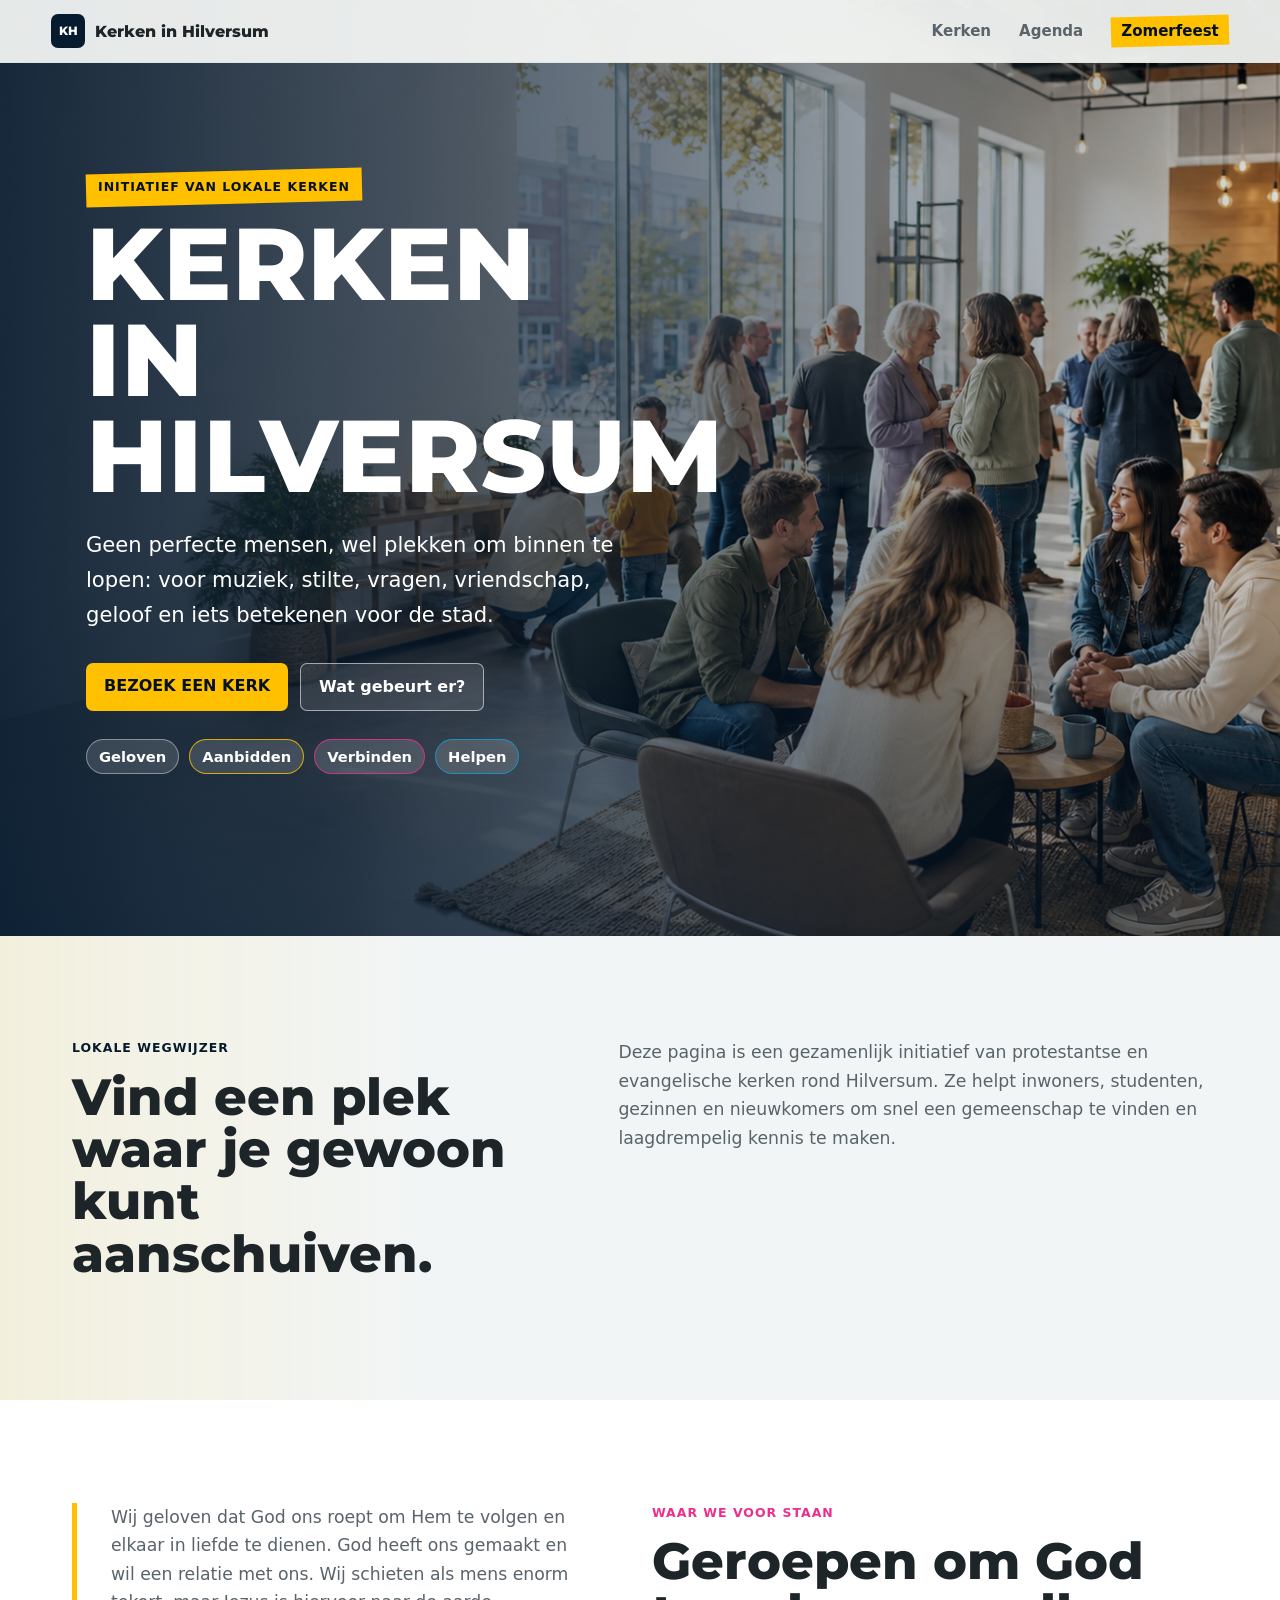
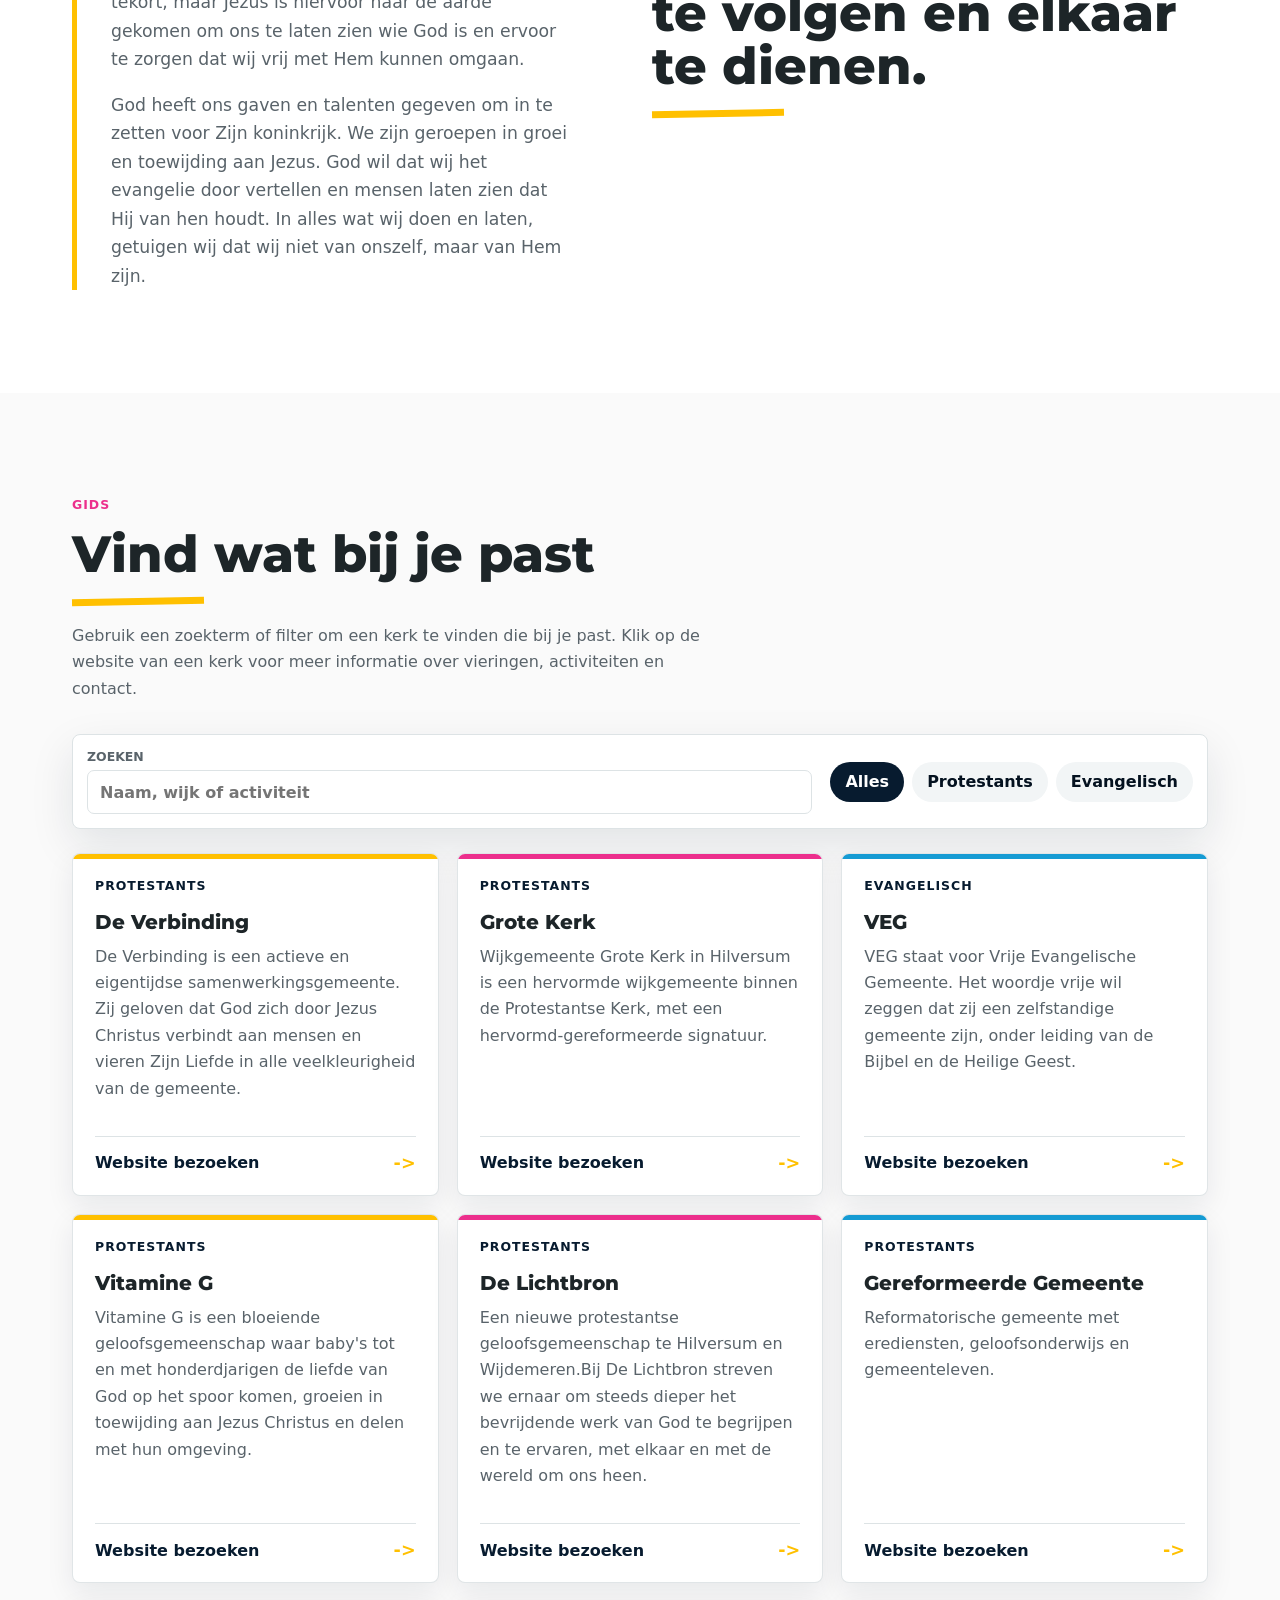
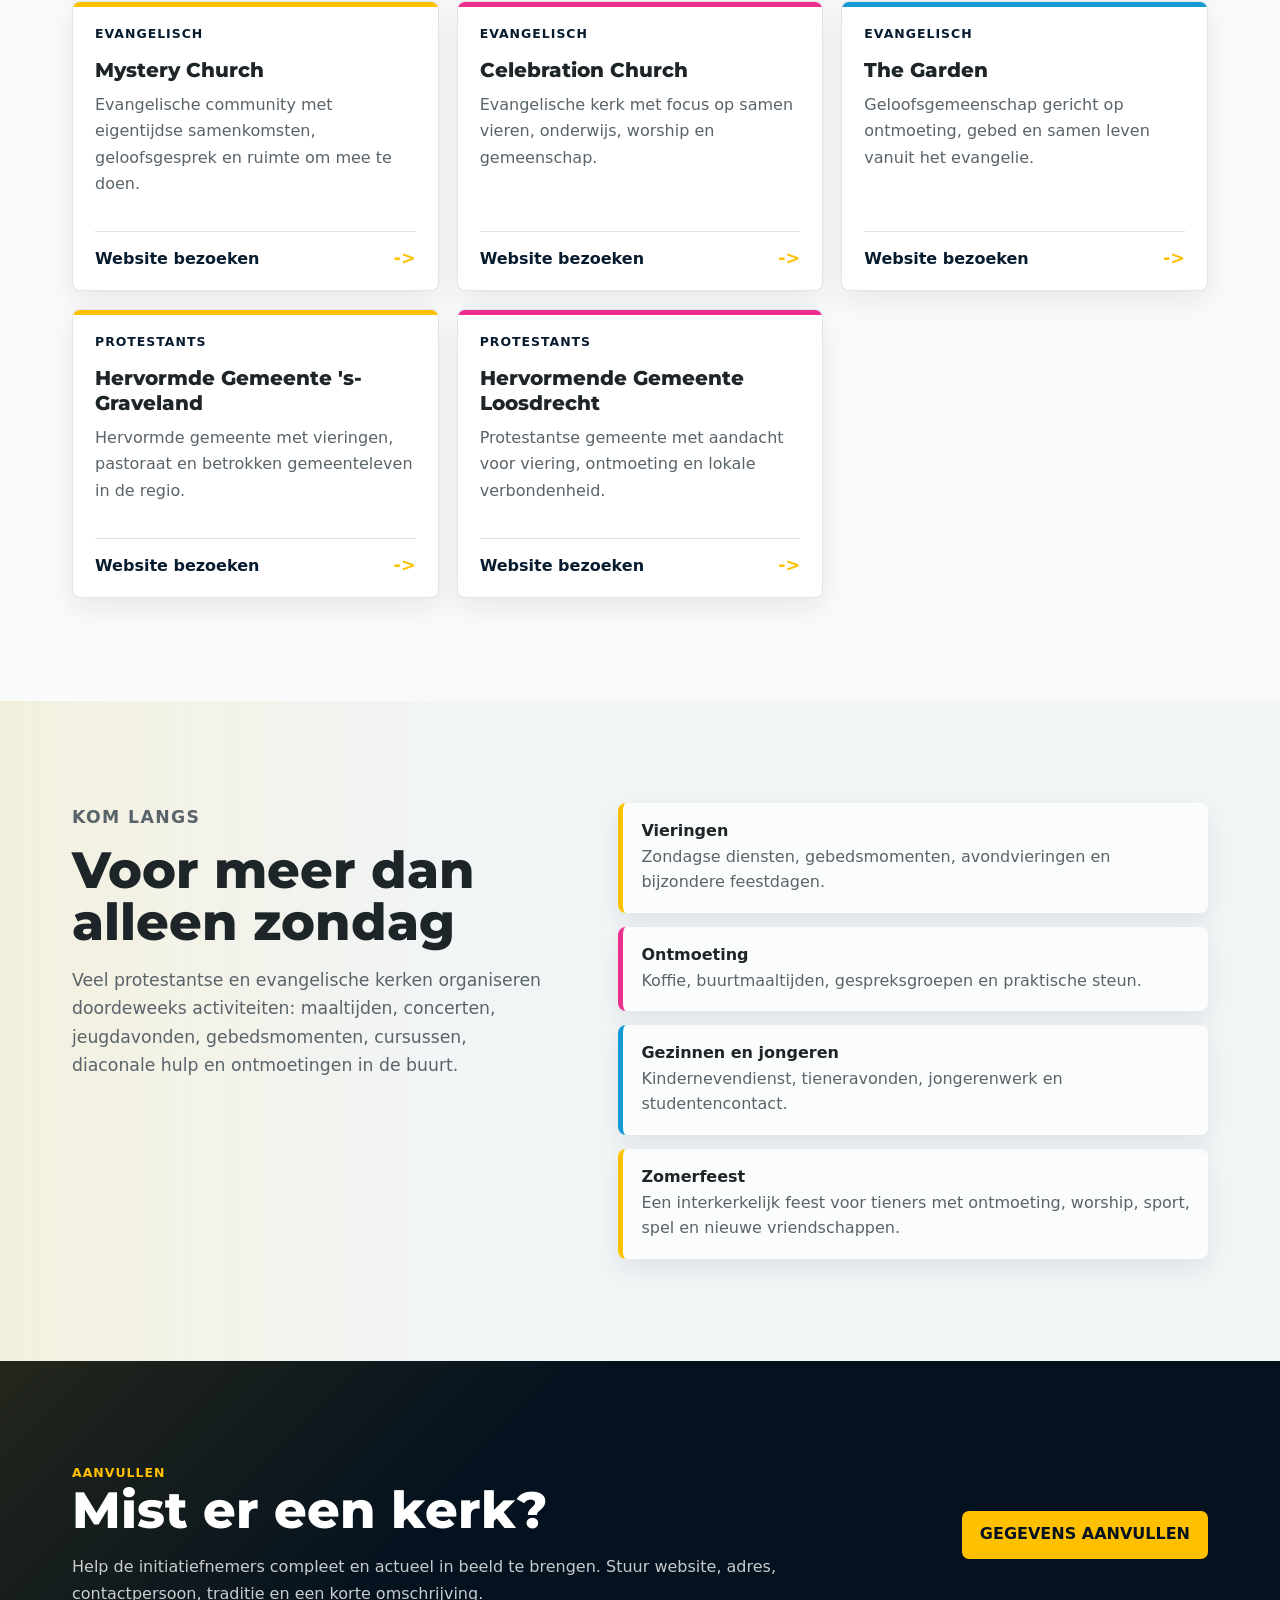
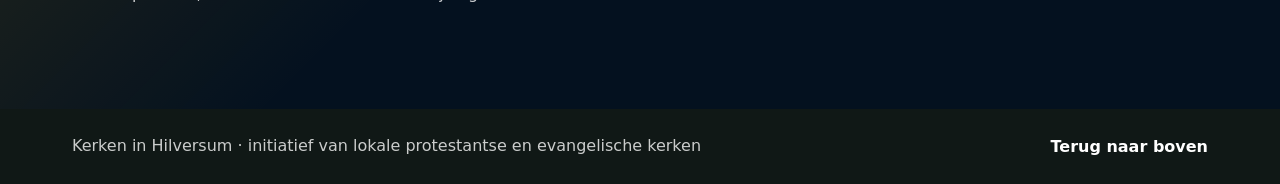
<file: index.html>
<!doctype html>
<html lang="nl">
  <head>
    <meta charset="utf-8" />
    <meta name="viewport" content="width=device-width, initial-scale=1" />
    <title>Kerken in Hilversum | Vind een kerk in de buurt</title>
    <meta
      name="description"
      content="Een groeiende gids voor protestantse en evangelische kerken in Hilversum. Ontdek vieringen, gemeenschappen, jeugdwerk en buurtactiviteiten."
    />
    <!-- Google tag (gtag.js) -->
    <script
      async
      src="https://www.googletagmanager.com/gtag/js?id=G-61B3J6M6DD"
    ></script>
    <script>
      window.dataLayer = window.dataLayer || [];
      function gtag() {
        dataLayer.push(arguments);
      }
      gtag("js", new Date());

      gtag("config", "G-61B3J6M6DD");
    </script>
    <link rel="preload" as="image" href="assets/hero.png" />
    <link rel="preconnect" href="https://fonts.googleapis.com" />
    <link rel="preconnect" href="https://fonts.gstatic.com" crossorigin />
    <link
      href="https://fonts.googleapis.com/css2?family=Montserrat:wght@800&display=swap"
      rel="stylesheet"
    />
    <link rel="icon" href="assets/favicon.svg" type="image/svg+xml" />
    <link rel="stylesheet" href="styles.css?v=20260904-2" />
  </head>
  <body>
    <header class="site-header" aria-label="Hoofdnavigatie">
      <a class="brand" href="#top" aria-label="Kerken in Hilversum">
        <span class="brand-mark" aria-hidden="true">KH</span>
        <span>Kerken in Hilversum</span>
      </a>
      <nav class="nav-links" aria-label="Pagina">
        <a href="#kerken">Kerken</a>
        <a href="#agenda">Agenda</a>
        <a class="nav-highlight" href="zomerfeest.html">Zomerfeest</a>
      </nav>
    </header>

    <main id="top">
      <section class="hero" aria-labelledby="hero-title">
        <img
          class="hero-image"
          src="assets/hero.png"
          alt="Een moderne kerkelijke gemeenschap met mensen van verschillende leeftijden die elkaar ontmoeten in een lichte ruimte."
        />
        <div class="hero-shade" aria-hidden="true"></div>
        <div class="hero-content">
          <p class="eyebrow">Initiatief van lokale kerken</p>
          <h1 id="hero-title">Kerken in Hilversum</h1>
          <p class="hero-copy">
            Geen perfecte mensen, wel plekken om binnen te lopen: voor muziek,
            stilte, vragen, vriendschap, geloof en iets betekenen voor de stad.
          </p>
          <div class="hero-actions" aria-label="Snelle acties">
            <a class="button primary" href="#kerken">Bezoek een kerk</a>
            <a class="button secondary" href="#agenda">Wat gebeurt er?</a>
          </div>
          <div class="hero-tags" aria-label="Wat je kunt vinden">
            <span>Geloven</span>
            <span>Aanbidden</span>
            <span>Verbinden</span>
            <span>Helpen</span>
          </div>
        </div>
      </section>

      <section class="intro band" aria-label="Waarom deze gids">
        <div class="intro-grid">
          <div>
            <p class="section-kicker">Lokale wegwijzer</p>
            <h2>Vind een plek waar je gewoon kunt aanschuiven.</h2>
          </div>
          <p>
            Deze pagina is een gezamenlijk initiatief van protestantse en
            evangelische kerken rond Hilversum. Ze helpt inwoners, studenten,
            gezinnen en nieuwkomers om snel een gemeenschap te vinden en
            laagdrempelig kennis te maken.
          </p>
        </div>
      </section>

      <section class="belief section" aria-labelledby="belief-title">
        <div class="belief-content">
          <div class="belief-text">
            <p>
              Wij geloven dat God ons roept om Hem te volgen en elkaar in liefde
              te dienen. God heeft ons gemaakt en wil een relatie met ons. Wij
              schieten als mens enorm tekort, maar Jezus is hiervoor naar de
              aarde gekomen om ons te laten zien wie God is en ervoor te zorgen
              dat wij vrij met Hem kunnen omgaan.
            </p>
            <p>
              God heeft ons gaven en talenten gegeven om in te zetten voor Zijn
              koninkrijk. We zijn geroepen in groei en toewijding aan Jezus. God
              wil dat wij het evangelie door vertellen en mensen laten zien dat
              Hij van hen houdt. In alles wat wij doen en laten, getuigen wij
              dat wij niet van onszelf, maar van Hem zijn.
            </p>
          </div>
          <div class="belief-heading">
            <p class="section-kicker">Waar we voor staan</p>
            <h2 id="belief-title">
              Geroepen om God te volgen en elkaar te dienen.
            </h2>
          </div>
        </div>
      </section>

      <section
        id="kerken"
        class="directory section"
        aria-labelledby="churches-title"
      >
        <div class="section-heading">
          <p class="section-kicker">Gids</p>
          <h2 id="churches-title">Vind wat bij je past</h2>
          <p>
            Gebruik een zoekterm of filter om een kerk te vinden die bij je
            past. Klik op de website van een kerk voor meer informatie over
            vieringen, activiteiten en contact.
          </p>
        </div>

        <div class="toolbar" aria-label="Filters voor kerken">
          <label class="search-field">
            <span>Zoeken</span>
            <input
              id="search"
              type="search"
              placeholder="Naam, wijk of activiteit"
              autocomplete="off"
            />
          </label>
          <div class="filter-group" aria-label="Traditie">
            <button
              class="chip active"
              type="button"
              data-filter="all"
              aria-pressed="true"
            >
              Alles
            </button>
            <button
              class="chip"
              type="button"
              data-filter="protestants"
              aria-pressed="false"
            >
              Protestants
            </button>
            <button
              class="chip"
              type="button"
              data-filter="evangelisch"
              aria-pressed="false"
            >
              Evangelisch
            </button>
          </div>
        </div>

        <div class="church-grid" id="churchGrid">
          <article
            class="church-card"
            data-category="protestants"
            data-search="verbinding schuilhof kompas protestants hilversum wijkgemeente ontmoeting"
          >
            <div>
              <p class="card-label">Protestants</p>
              <h3>De Verbinding</h3>
              <p>
                De Verbinding is een actieve en eigentijdse
                samenwerkingsgemeente. Zij geloven dat God zich door Jezus
                Christus verbindt aan mensen en vieren Zijn Liefde in alle
                veelkleurigheid van de gemeente.
              </p>
            </div>
            <a
              href="https://www.deverbindinghilversum.nl/"
              target="_blank"
              rel="noreferrer"
            >
              Website bezoeken
            </a>
          </article>

          <article
            class="church-card"
            data-category="protestants"
            data-search="grote kerk centrum protestants monument muziek stilte initiatiefnemer"
          >
            <div>
              <p class="card-label">Protestants</p>
              <h3>Grote Kerk</h3>
              <p>
                Wijkgemeente Grote Kerk in Hilversum is een hervormde
                wijkgemeente binnen de Protestantse Kerk, met een
                hervormd-gereformeerde signatuur.
              </p>
            </div>
            <a
              href="https://www.grotekerkhilversum.nl/"
              target="_blank"
              rel="noreferrer"
              >Website bezoeken</a
            >
          </article>

          <article
            class="church-card"
            data-category="evangelisch"
            data-search="veg vrije evangelische gemeente hilversum evangelisch initiatiefnemer bijbel ontmoeting"
          >
            <div>
              <p class="card-label">Evangelisch</p>
              <h3>VEG</h3>
              <p>
                VEG staat voor Vrije Evangelische Gemeente. Het woordje vrije
                wil zeggen dat zij een zelfstandige gemeente zijn, onder leiding
                van de Bijbel en de Heilige Geest.
              </p>
            </div>
            <a
              href="https://www.veghilversum.nl/"
              target="_blank"
              rel="noreferrer"
              >Website bezoeken</a
            >
          </article>

          <article
            class="church-card"
            data-category="protestants"
            data-search="vitamine g hilversum protestants initiatiefnemer eigentijds jongeren gemeenschap"
          >
            <div>
              <p class="card-label">Protestants</p>
              <h3>Vitamine G</h3>
              <p>
                Vitamine G is een bloeiende geloofsgemeenschap waar baby's tot
                en met honderdjarigen de liefde van God op het spoor komen,
                groeien in toewijding aan Jezus Christus en delen met hun
                omgeving.
              </p>
            </div>
            <a
              href="https://www.vitamineg.net/"
              target="_blank"
              rel="noreferrer"
              >Website bezoeken</a
            >
          </article>

          <article
            class="church-card"
            data-category="protestants"
            data-search="bethlehemkerk morgensterkerk regenboogkerk hilversum protestants wijkgemeenten kinderen ontmoeting"
          >
            <div>
              <p class="card-label">Protestants</p>
              <h3>De Lichtbron</h3>
              <p>
                Een nieuwe protestantse geloofsgemeenschap te Hilversum en
                Wijdemeren.Bij De Lichtbron streven we ernaar om steeds dieper
                het bevrijdende werk van God te begrijpen en te ervaren, met
                elkaar en met de wereld om ons heen.
              </p>
            </div>
            <a href="https://delichtbron.nl/" target="_blank" rel="noreferrer"
              >Website bezoeken</a
            >
          </article>

          <article
            class="church-card"
            data-category="protestants"
            data-search="gereformeerde gemeente hilversum protestants reformatorisch initiatiefnemer eredienst"
          >
            <div>
              <p class="card-label">Protestants</p>
              <h3>Gereformeerde Gemeente</h3>
              <p>
                Reformatorische gemeente met erediensten, geloofsonderwijs en
                gemeenteleven.
              </p>
            </div>
            <a href="https://www.gergem-hilversum.nl/">Website bezoeken</a>
          </article>

          <article
            class="church-card"
            data-category="evangelisch"
            data-search="mystery church hilversum evangelisch initiatiefnemer eigentijds worship community"
          >
            <div>
              <p class="card-label">Evangelisch</p>
              <h3>Mystery Church</h3>
              <p>
                Evangelische community met eigentijdse samenkomsten,
                geloofsgesprek en ruimte om mee te doen.
              </p>
            </div>
            <a href="https://mystery.church/">Website bezoeken</a>
          </article>

          <article
            class="church-card"
            data-category="evangelisch"
            data-search="celebration church hilversum evangelisch initiatiefnemer worship onderwijs ontmoeting"
          >
            <div>
              <p class="card-label">Evangelisch</p>
              <h3>Celebration Church</h3>
              <p>
                Evangelische kerk met focus op samen vieren, onderwijs, worship
                en gemeenschap.
              </p>
            </div>
            <a href="https://www.celebrationchurch.nl/">Website bezoeken</a>
          </article>

          <article
            class="church-card"
            data-category="evangelisch"
            data-search="the garden hilversum evangelisch initiatiefnemer community gebed ontmoeting"
          >
            <div>
              <p class="card-label">Evangelisch</p>
              <h3>The Garden</h3>
              <p>
                Geloofsgemeenschap gericht op ontmoeting, gebed en samen leven
                vanuit het evangelie.
              </p>
            </div>
            <a href="https://www.icthegarden.com/">Website bezoeken</a>
          </article>

          <article
            class="church-card"
            data-category="protestants"
            data-search="hervormde gemeente s graveland protestants initiatiefnemer viering gemeenteleven"
          >
            <div>
              <p class="card-label">Protestants</p>
              <h3>Hervormde Gemeente 's-Graveland</h3>
              <p>
                Hervormde gemeente met vieringen, pastoraat en betrokken
                gemeenteleven in de regio.
              </p>
            </div>
            <a href="https://www.hervormdegemeentesgraveland.nl/"
              >Website bezoeken</a
            >
          </article>

          <article
            class="church-card"
            data-category="protestants"
            data-search="sijpekerk hervormende gemeente loosdrecht protestants viering ontmoeting gemeente"
          >
            <div>
              <p class="card-label">Protestants</p>
              <h3>Hervormende Gemeente Loosdrecht</h3>
              <p>
                Protestantse gemeente met aandacht voor viering, ontmoeting en
                lokale verbondenheid.
              </p>
            </div>
            <a href="https://sijpekerk.nl/">Website bezoeken</a>
          </article>
        </div>
        <p class="empty-state" id="emptyState" hidden>
          Geen resultaten. Probeer een andere zoekterm of filter.
        </p>
      </section>

      <section id="agenda" class="band section" aria-labelledby="agenda-title">
        <div class="split">
          <div>
            <p class="section-kicker">Kom langs</p>
            <h2 id="agenda-title">Voor meer dan alleen zondag</h2>
            <p>
              Veel protestantse en evangelische kerken organiseren doordeweeks
              activiteiten: maaltijden, concerten, jeugdavonden, gebedsmomenten,
              cursussen, diaconale hulp en ontmoetingen in de buurt.
            </p>
          </div>
          <div class="feature-list">
            <div>
              <strong>Vieringen</strong>
              <span
                >Zondagse diensten, gebedsmomenten, avondvieringen en bijzondere
                feestdagen.</span
              >
            </div>
            <div>
              <strong>Ontmoeting</strong>
              <span
                >Koffie, buurtmaaltijden, gespreksgroepen en praktische
                steun.</span
              >
            </div>
            <div>
              <strong>Gezinnen en jongeren</strong>
              <span
                >Kindernevendienst, tieneravonden, jongerenwerk en
                studentencontact.</span
              >
            </div>
            <div>
              <strong>Zomerfeest</strong>
              <span
                >Een interkerkelijk feest voor tieners met ontmoeting, worship,
                sport, spel en nieuwe vriendschappen.</span
              >
            </div>
          </div>
        </div>
      </section>

      <section id="meedoen" class="section cta" aria-labelledby="cta-title">
        <div>
          <p class="section-kicker">Aanvullen</p>
          <h2 id="cta-title">Mist er een kerk?</h2>
          <p>
            Help de initiatiefnemers compleet en actueel in beeld te brengen.
            Stuur website, adres, contactpersoon, traditie en een korte
            omschrijving.
          </p>
        </div>
        <a
          class="button primary"
          href="mailto:website@kerkeninhilversum.nl?subject=Kerk%20aanmelden%20voor%20Kerken%20in%20Hilversum"
        >
          Gegevens aanvullen
        </a>
      </section>
    </main>

    <footer class="footer">
      <p>
        Kerken in Hilversum · initiatief van lokale protestantse en evangelische
        kerken
      </p>
      <a href="#top">Terug naar boven</a>
    </footer>

    <script src="script.js?v=20260626-2"></script>
  </body>
</html>
</file>
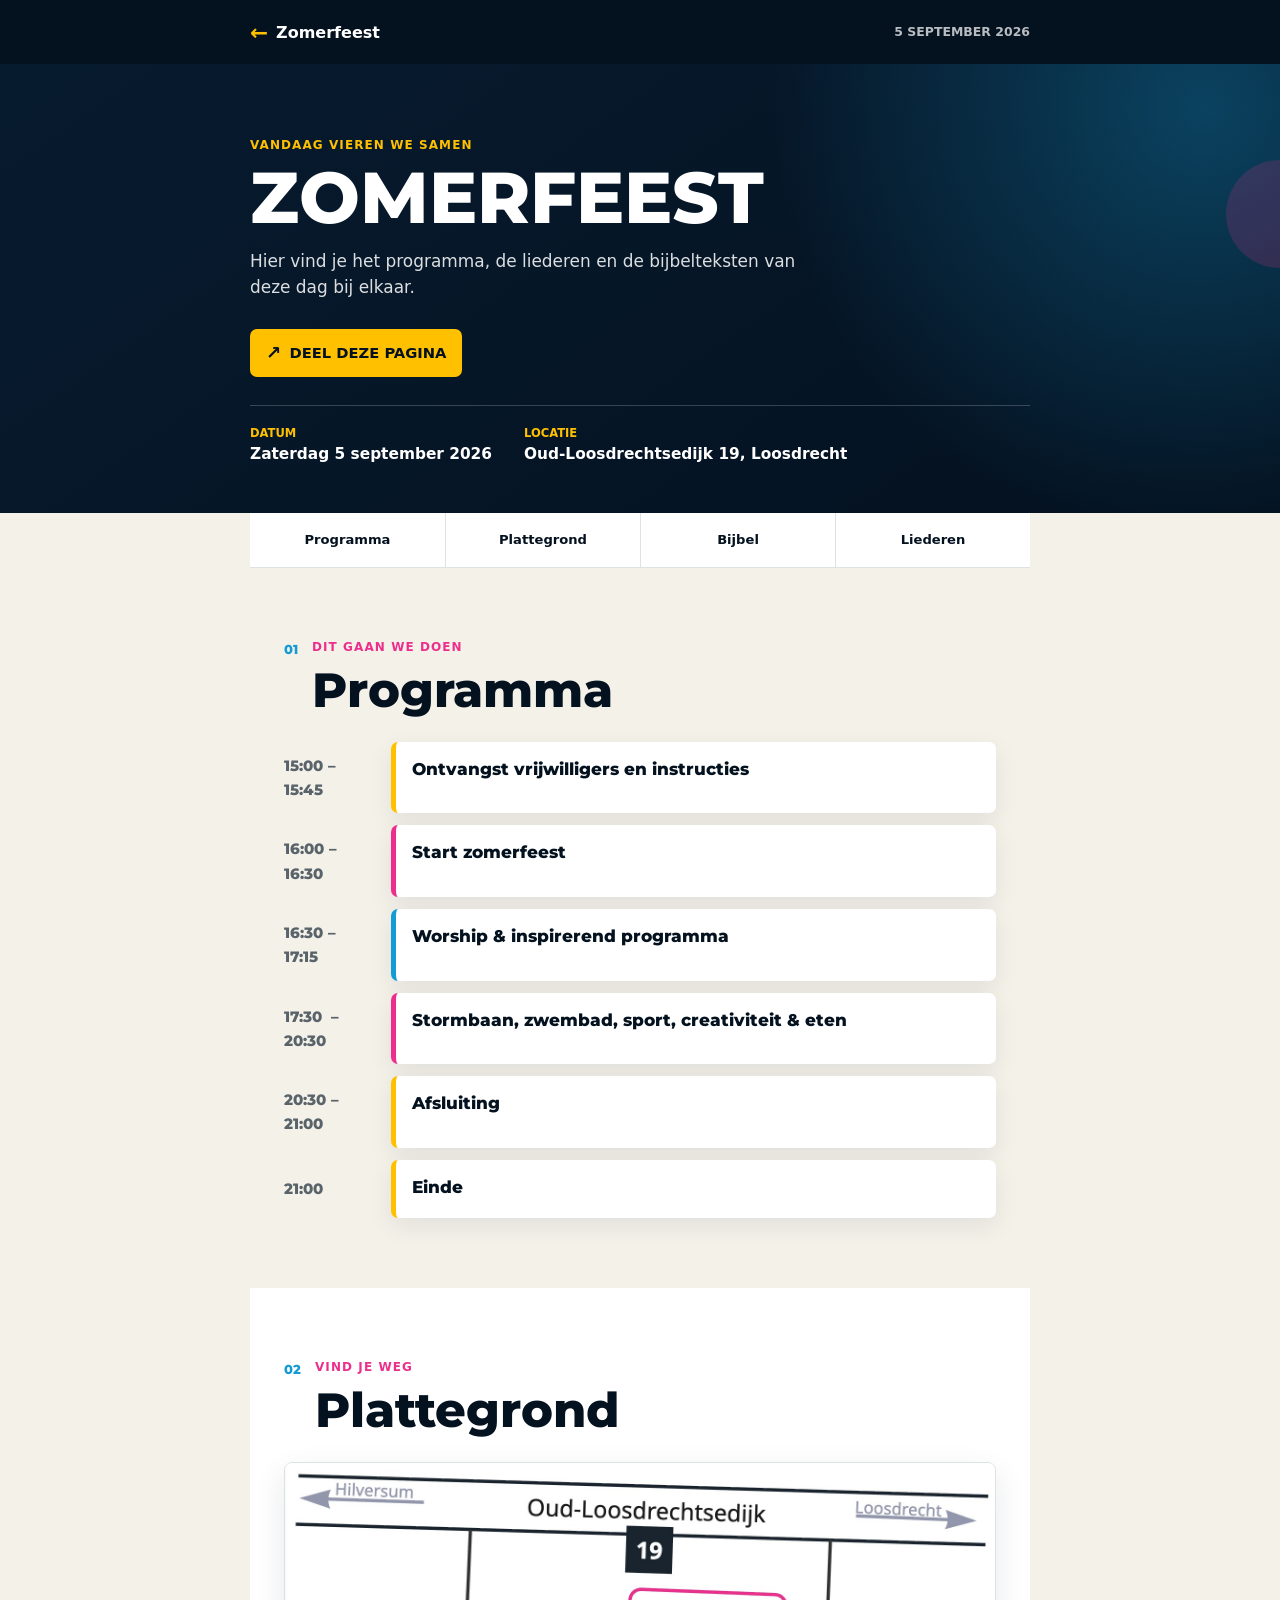
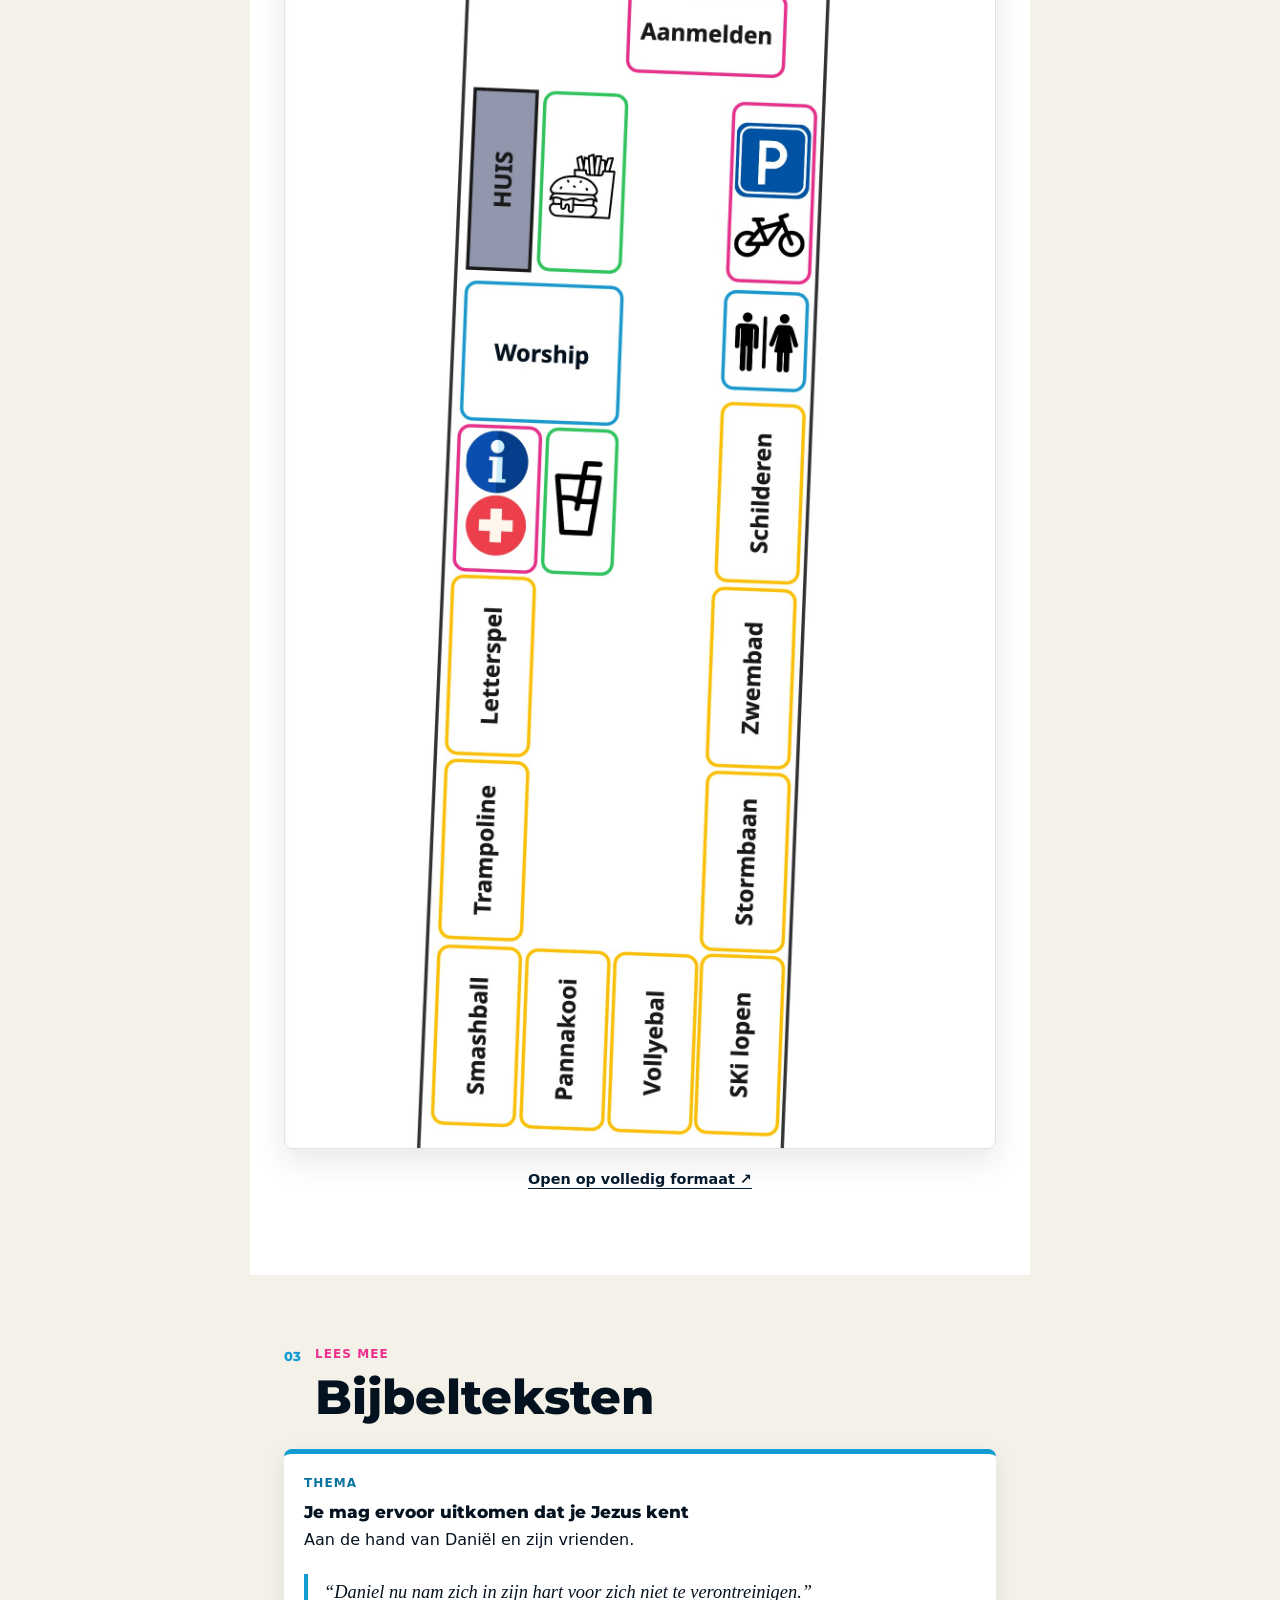
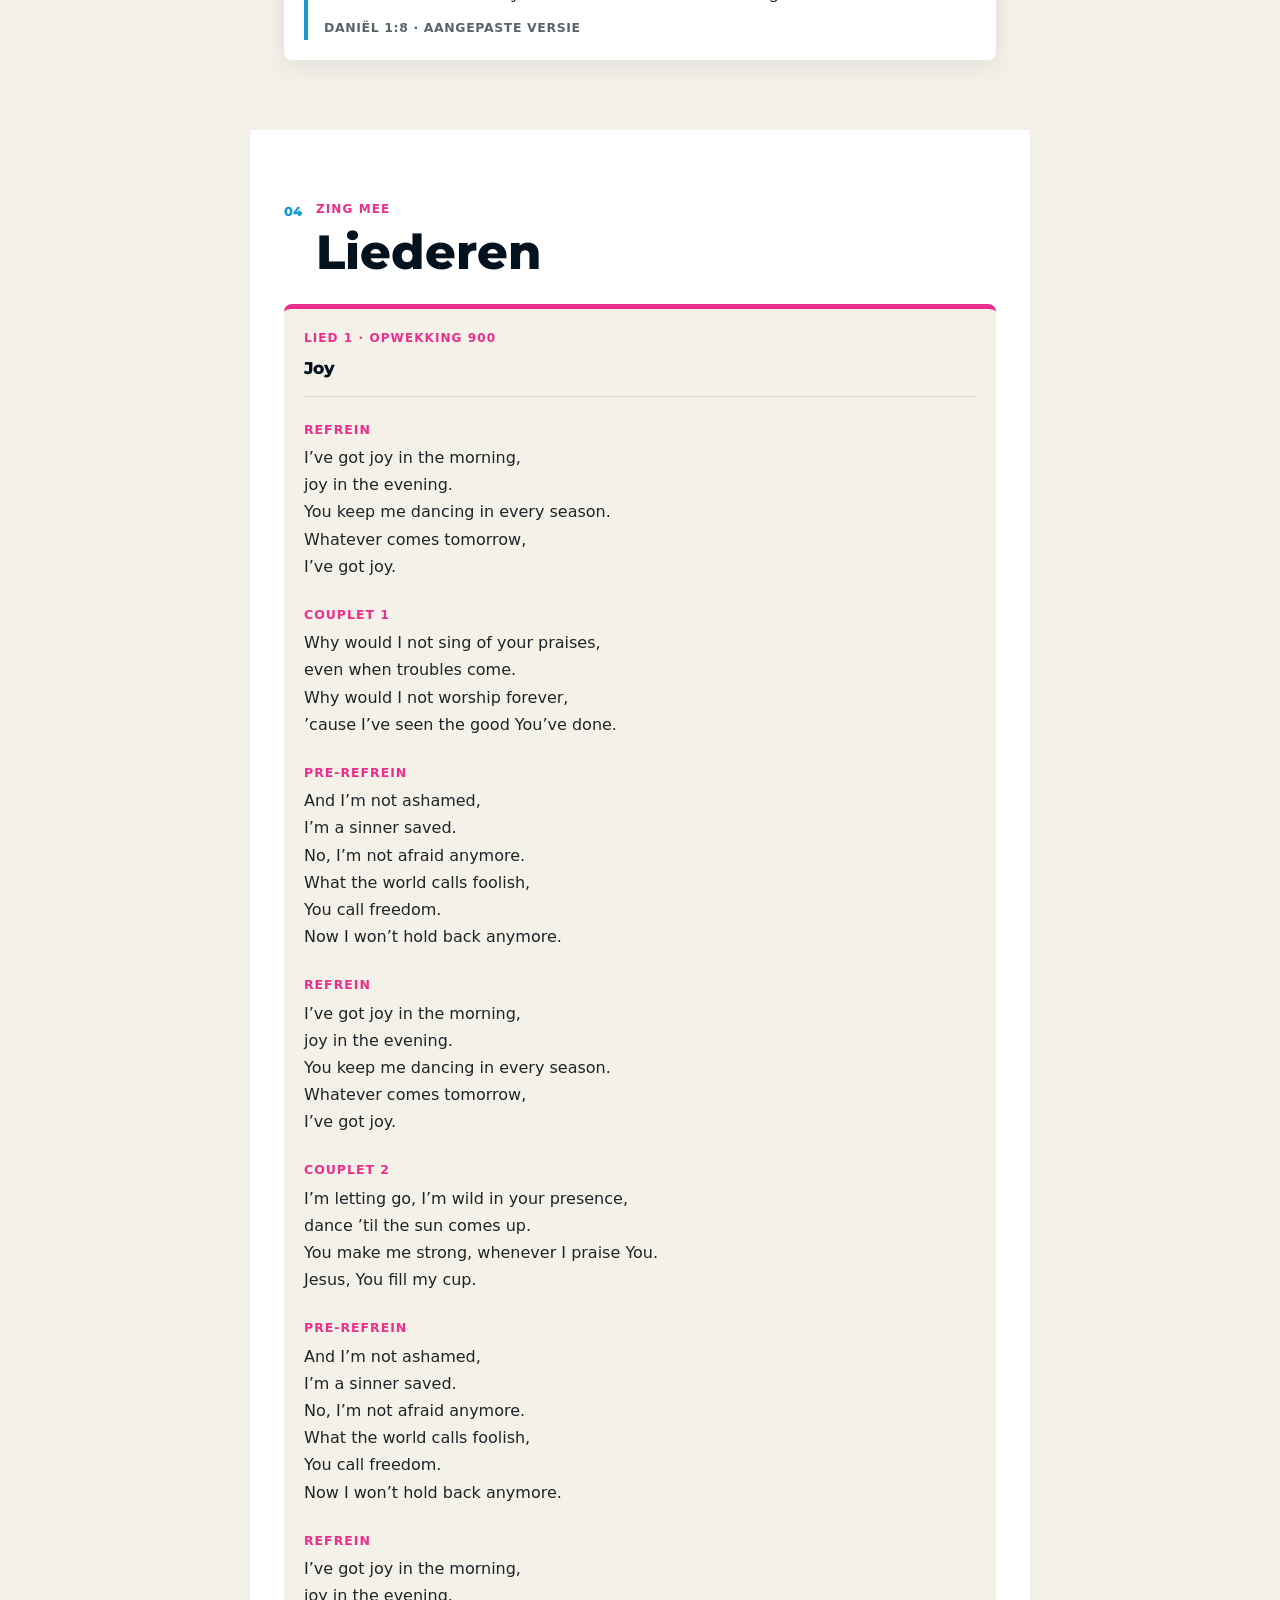
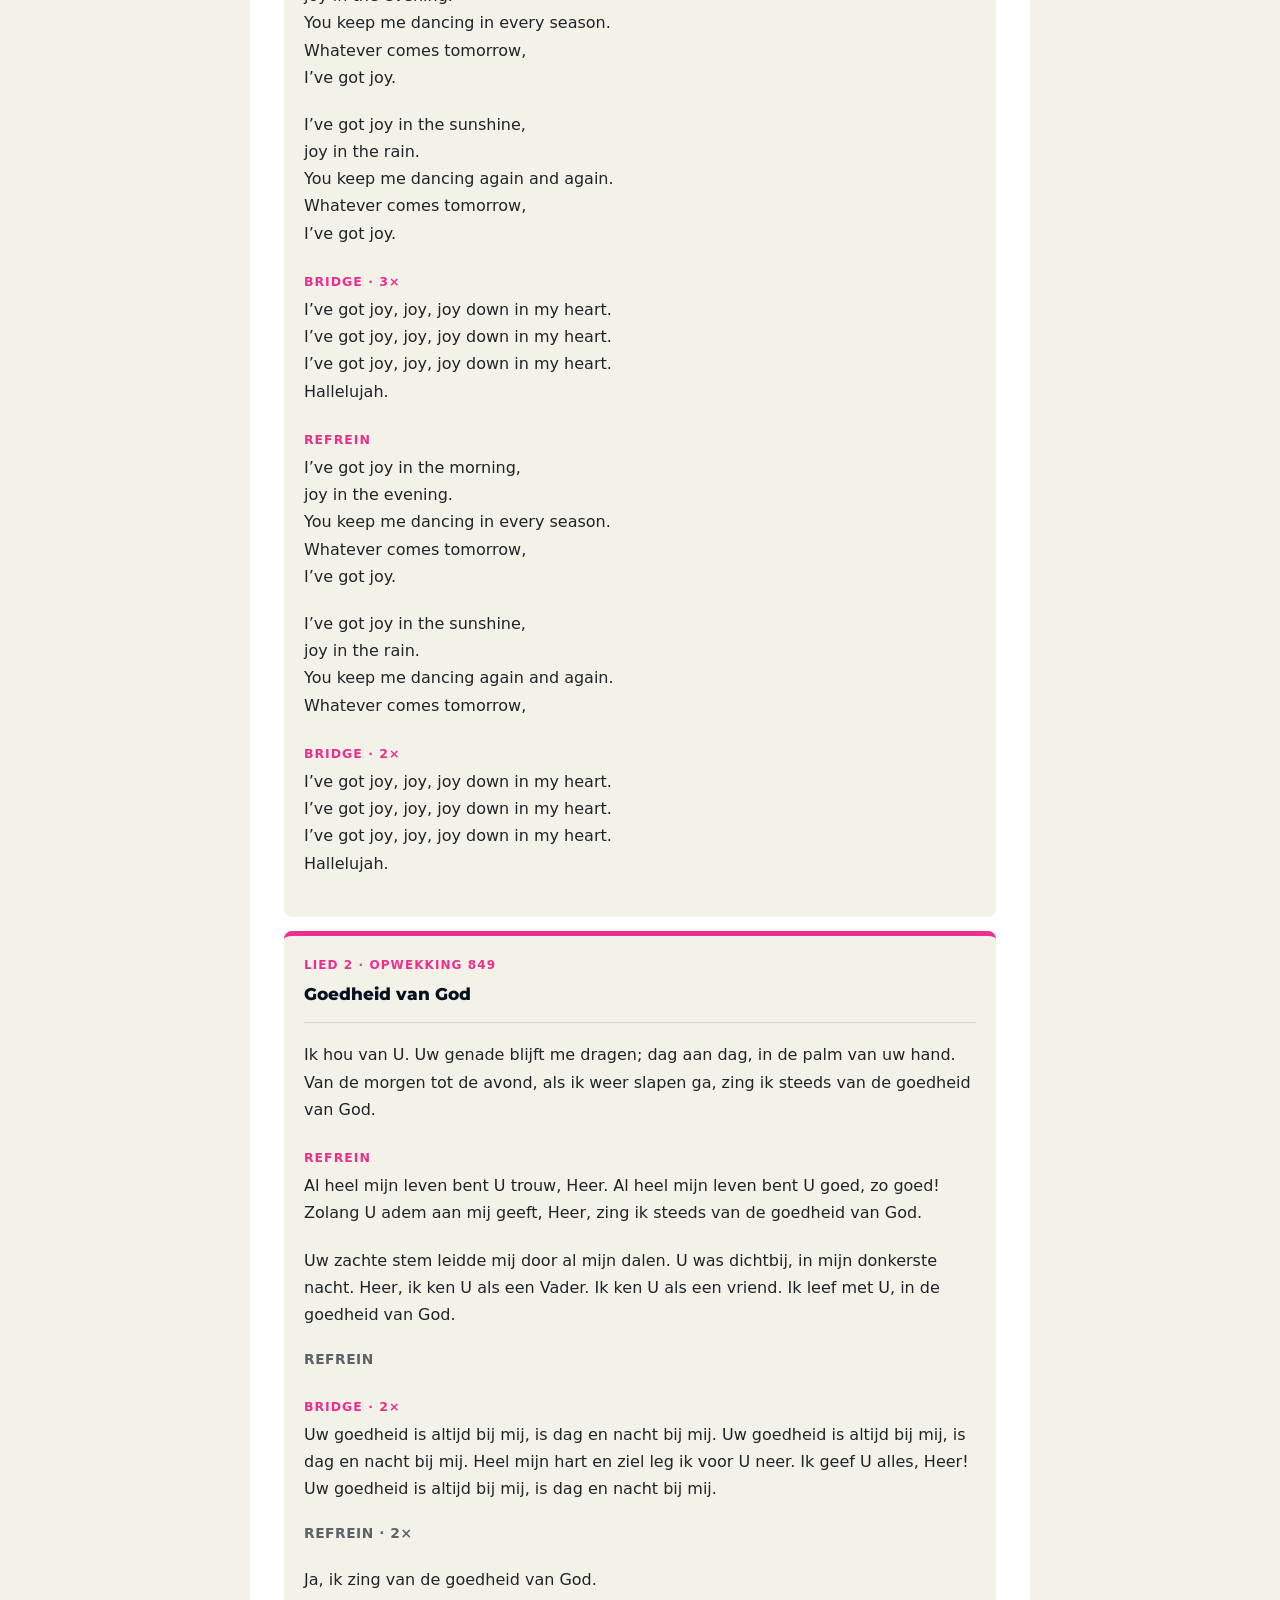
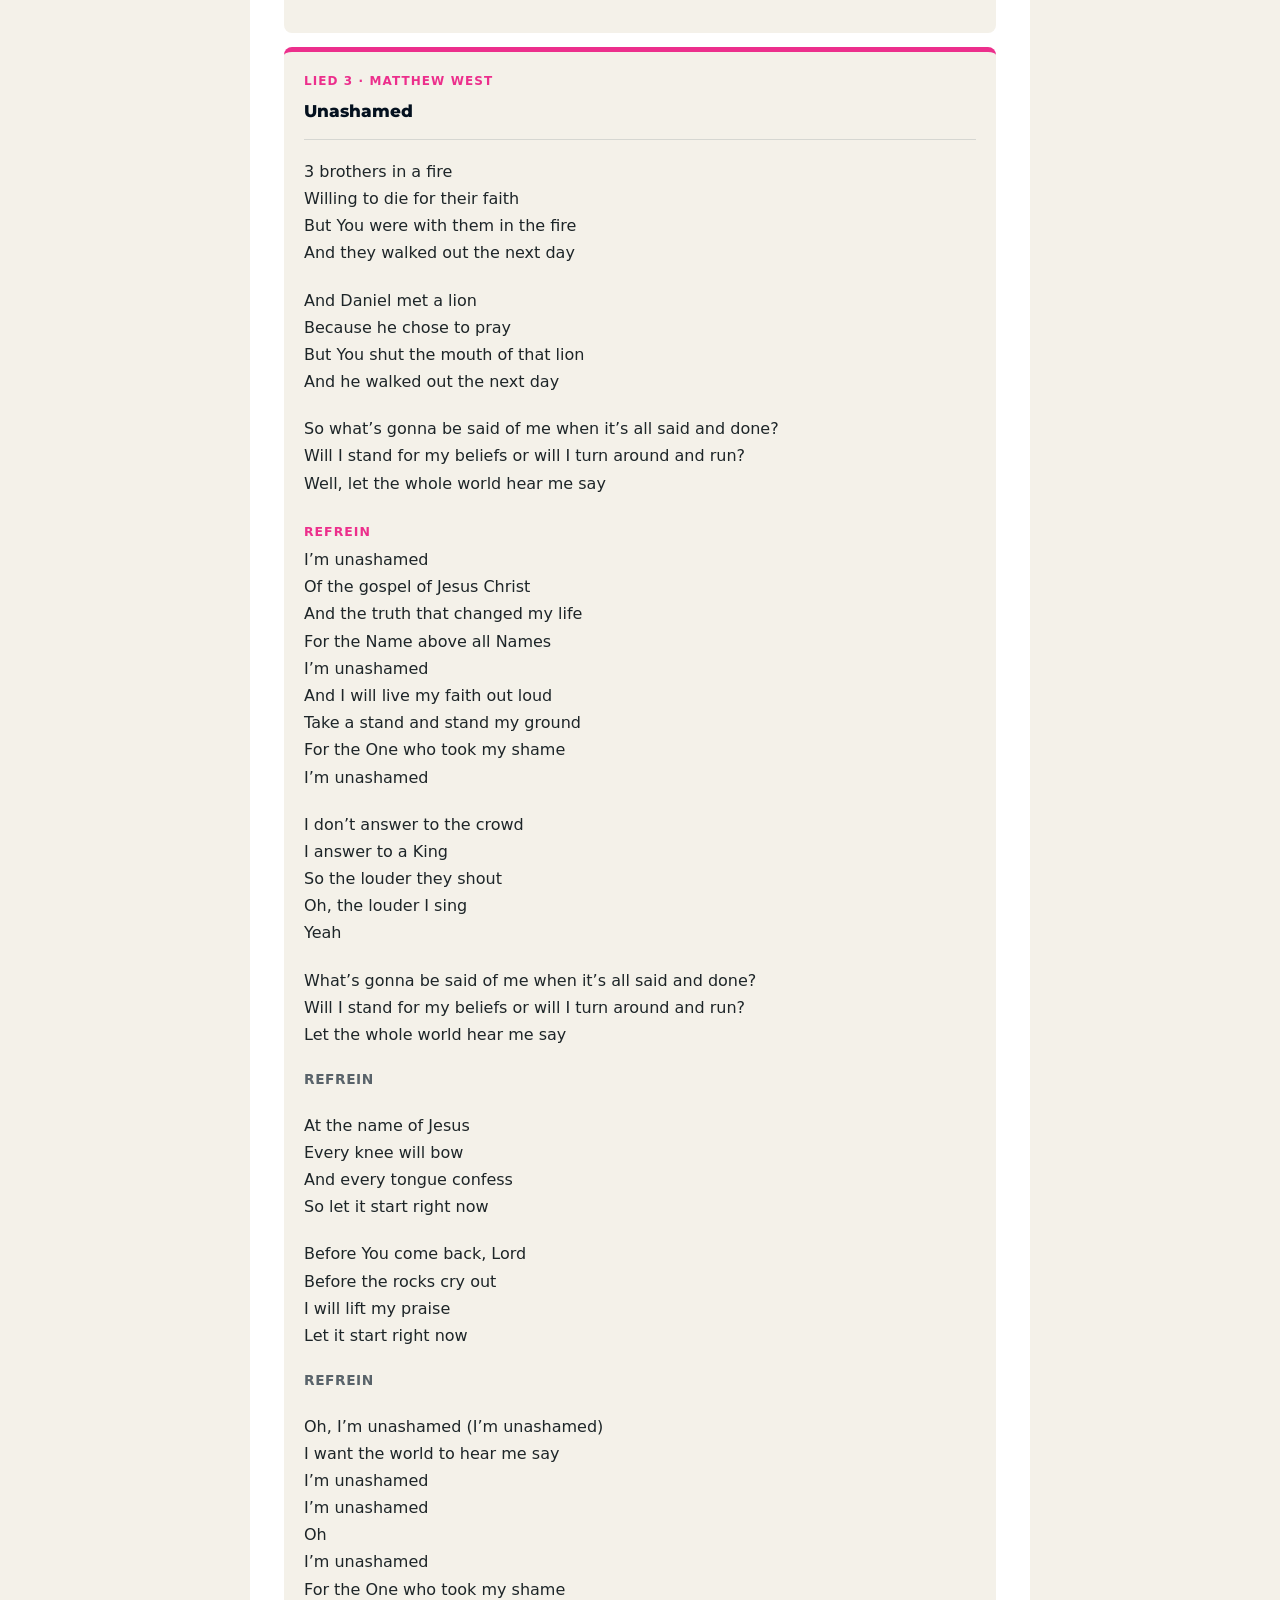
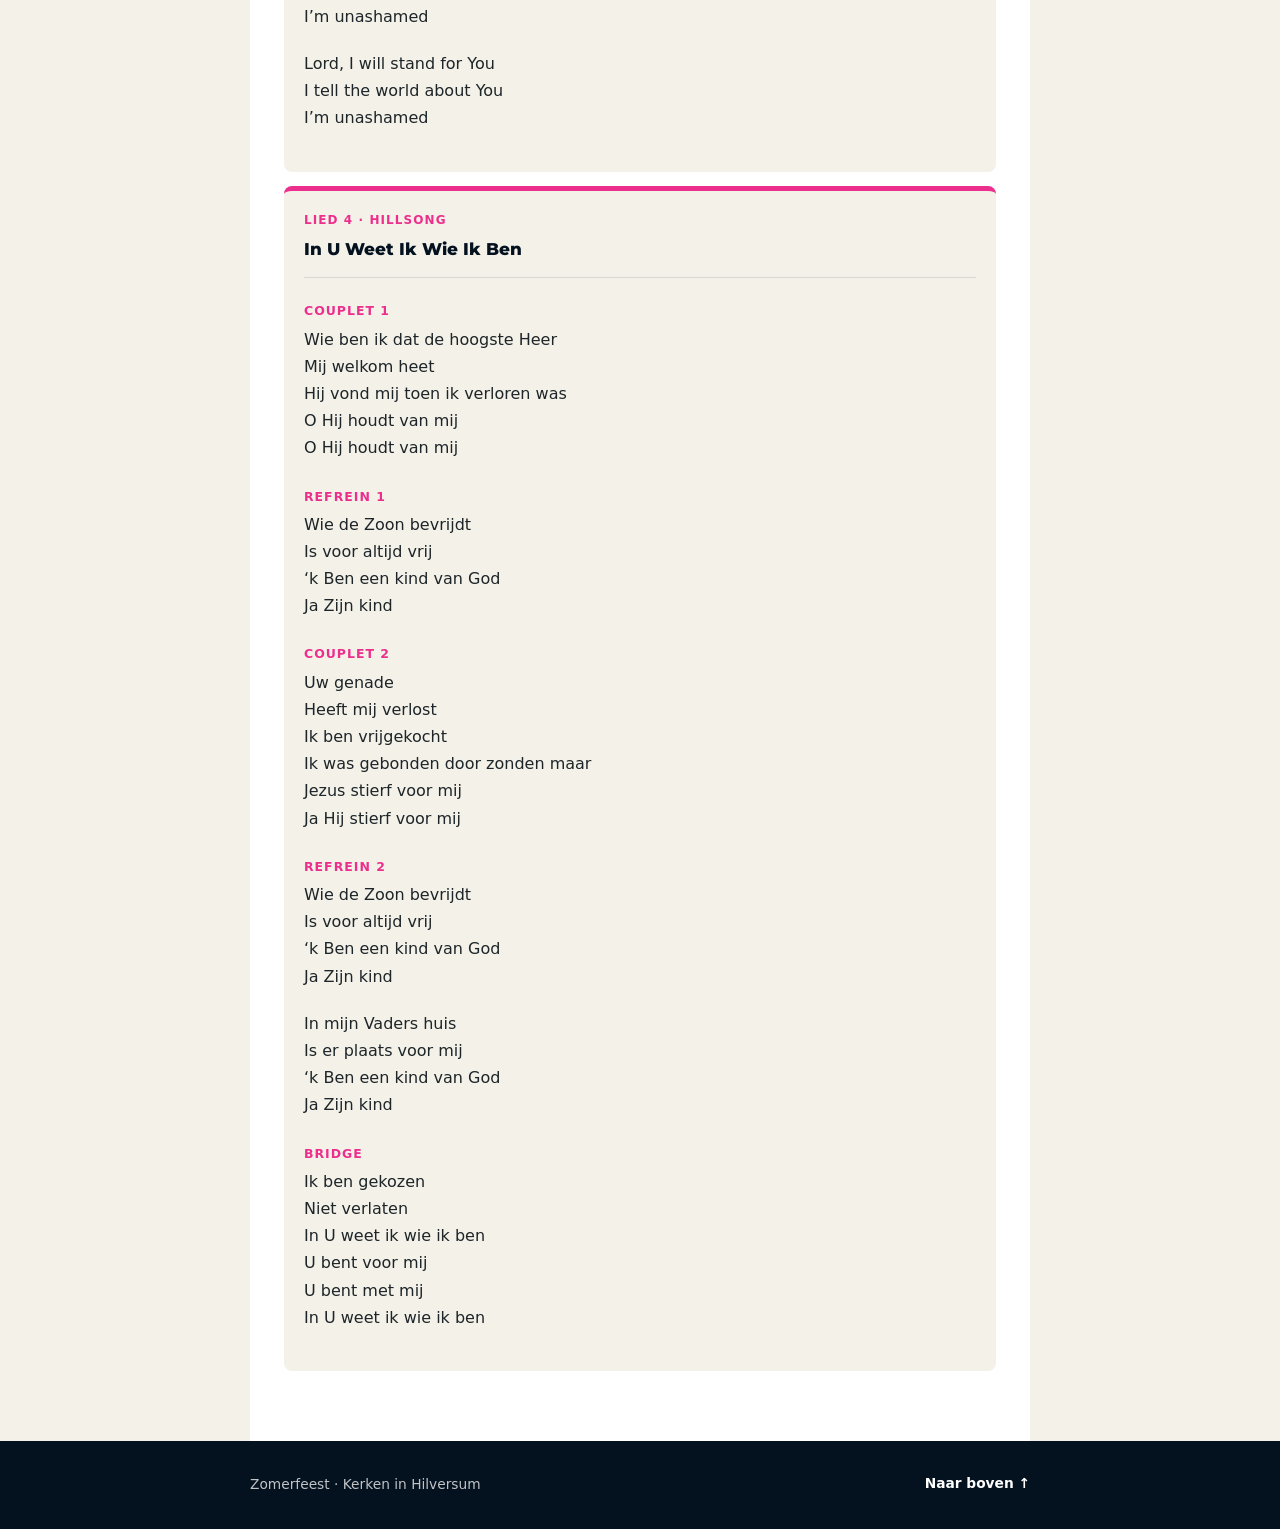
<file: zomerfeest-programma.html>
<!doctype html>
<html lang="nl">
  <head>
    <meta charset="utf-8" />
    <meta name="viewport" content="width=device-width, initial-scale=1" />
    <meta name="theme-color" content="#071b2f" />
    <title>Programma & teksten | Zomerfeest 2026</title>
    <meta
      name="description"
      content="Het actuele programma, de liedteksten en bijbellezingen van het Zomerfeest 2026."
    />
    <!-- Google tag (gtag.js) -->
    <script
      async
      src="https://www.googletagmanager.com/gtag/js?id=G-61B3J6M6DD"
    ></script>
    <script>
      window.dataLayer = window.dataLayer || [];
      function gtag() {
        dataLayer.push(arguments);
      }
      gtag("js", new Date());

      gtag("config", "G-61B3J6M6DD");
    </script>
    <link rel="preconnect" href="https://fonts.googleapis.com" />
    <link rel="preconnect" href="https://fonts.gstatic.com" crossorigin />
    <link
      href="https://fonts.googleapis.com/css2?family=Montserrat:wght@800&amp;display=swap"
      rel="stylesheet"
    />
    <link rel="icon" href="assets/favicon.svg" type="image/svg+xml" />
    <link rel="stylesheet" href="styles.css?v=20260904-2" />
  </head>
  <body class="festival-page">
    <header class="festival-header">
      <a href="zomerfeest.html" aria-label="Terug naar Zomerfeest">
        <span aria-hidden="true">←</span>
        <span>Zomerfeest</span>
      </a>
      <p>5 september 2026</p>
    </header>

    <main id="top">
      <section class="festival-intro" aria-labelledby="festival-title">
        <p class="festival-kicker">Vandaag vieren we samen</p>
        <h1 id="festival-title">Zomerfeest</h1>
        <p class="festival-lead">
          Hier vind je het programma, de liederen en de bijbelteksten van deze
          dag bij elkaar.
        </p>
        <button
          class="festival-share-button"
          type="button"
          data-open-share
          aria-haspopup="dialog"
        >
          <span aria-hidden="true">↗</span>
          Deel deze pagina
        </button>
        <div class="festival-meta" aria-label="Praktische informatie">
          <p>
            <span>Datum</span>
            <strong>Zaterdag 5 september 2026</strong>
          </p>
          <p>
            <span>Locatie</span>
            <strong>Oud-Loosdrechtsedijk 19, Loosdrecht</strong>
          </p>
        </div>
      </section>

      <nav class="festival-tabs" aria-label="Ga naar onderdeel">
        <a href="#programma">Programma</a>
        <a href="#plattegrond">Plattegrond</a>
        <a href="#bijbelteksten">Bijbel</a>
        <a href="#liederen">Liederen</a>
      </nav>

      <div class="festival-content">
        <section
          class="festival-section"
          id="programma"
          aria-labelledby="programma-title"
        >
          <div class="festival-section-heading">
            <p class="festival-number" aria-hidden="true">01</p>
            <div>
              <p class="festival-kicker">Dit gaan we doen</p>
              <h2 id="programma-title">Programma</h2>
            </div>
          </div>

          <ol class="festival-schedule">
            <li>
              <p class="festival-schedule-time">
                <time datetime="2026-09-05T15:00">15:00</time>
                <span aria-hidden="true">–</span>
                <time datetime="2026-09-05T15:45">15:45</time>
              </p>
              <div>
                <h3>Ontvangst vrijwilligers en instructies</h3>
              </div>
            </li>
            <li>
              <p class="festival-schedule-time">
                <time datetime="2026-09-05T16:00">16:00</time>
                <span aria-hidden="true">–</span>
                <time datetime="2026-09-05T16:30">16:30</time>
              </p>
              <div>
                <h3>Start zomerfeest</h3>
              </div>
            </li>
            <li>
              <p class="festival-schedule-time">
                <time datetime="2026-09-05T16:30">16:30</time>
                <span aria-hidden="true">–</span>
                <time datetime="2026-09-05T17:15">17:15</time>
              </p>
              <div>
                <h3>Worship &amp; inspirerend programma</h3>
              </div>
            </li>
            <li>
              <p class="festival-schedule-time">
                <time datetime="2026-09-05T17:30">17:30</time>
                <span aria-hidden="true">–</span>
                <time datetime="2026-09-05T20:30">20:30</time>
              </p>
              <div>
                <h3>Stormbaan, zwembad, sport, creativiteit &amp; eten</h3>
              </div>
            </li>
            <li>
              <p class="festival-schedule-time">
                <time datetime="2026-09-05T20:30">20:30</time>
                <span aria-hidden="true">–</span>
                <time datetime="2026-09-05T21:00">21:00</time>
              </p>
              <div>
                <h3>Afsluiting</h3>
              </div>
            </li>
            <li>
              <p class="festival-schedule-time">
                <time datetime="2026-09-05T21:00">21:00</time>
              </p>
              <div>
                <h3>Einde</h3>
              </div>
            </li>
          </ol>
        </section>

        <section
          class="festival-section festival-section-alt"
          id="plattegrond"
          aria-labelledby="plattegrond-title"
        >
          <div class="festival-section-heading">
            <p class="festival-number" aria-hidden="true">02</p>
            <div>
              <p class="festival-kicker">Vind je weg</p>
              <h2 id="plattegrond-title">Plattegrond</h2>
            </div>
          </div>

          <figure class="festival-map">
            <a
              href="assets/plattegrond.jpg"
              target="_blank"
              aria-label="Open de plattegrond op volledig formaat"
            >
              <img
                src="assets/plattegrond.jpg"
                width="1573"
                height="2541"
                decoding="async"
                alt="Plattegrond van het Zomerfeestterrein aan de Oud-Soestdijkerweg 19, met onder meer aanmelden, parkeren, toiletten, worship, EHBO, drinken en de sportonderdelen."
              />
            </a>
            <figcaption>
              <a href="assets/plattegrond.jpg" target="_blank">
                Open op volledig formaat ↗
              </a>
            </figcaption>
          </figure>
        </section>

        <section
          class="festival-section"
          id="bijbelteksten"
          aria-labelledby="bijbelteksten-title"
        >
          <div class="festival-section-heading">
            <p class="festival-number" aria-hidden="true">03</p>
            <div>
              <p class="festival-kicker">Lees mee</p>
              <h2 id="bijbelteksten-title">Bijbelteksten</h2>
            </div>
          </div>

          <div class="festival-reading-list">
            <article class="festival-reading-card festival-bible-card">
              <p class="festival-label">Thema</p>
              <h3>Je mag ervoor uitkomen dat je Jezus kent</h3>
              <p>Aan de hand van Daniël en zijn vrienden.</p>
              <blockquote class="festival-bible-quote">
                <p>
                  “Daniel nu nam zich in zijn hart voor zich niet te
                  verontreinigen.”
                </p>
                <cite>Daniël 1:8 · aangepaste versie</cite>
              </blockquote>
            </article>
          </div>
        </section>

        <section
          class="festival-section festival-section-alt"
          id="liederen"
          aria-labelledby="liederen-title"
        >
          <div class="festival-section-heading">
            <p class="festival-number" aria-hidden="true">04</p>
            <div>
              <p class="festival-kicker">Zing mee</p>
              <h2 id="liederen-title">Liederen</h2>
            </div>
          </div>

          <div class="festival-reading-list">
            <article class="festival-reading-card">
              <p class="festival-label">Lied 1 · Opwekking 900</p>
              <h3>Joy</h3>
              <div class="festival-song-text">
                <p>
                  <strong>Refrein</strong><br />
                  I’ve got joy in the morning,<br />
                  joy in the evening.<br />
                  You keep me dancing in every season.<br />
                  Whatever comes tomorrow,<br />
                  I’ve got joy.
                </p>
                <p>
                  <strong>Couplet 1</strong><br />
                  Why would I not sing of your praises,<br />
                  even when troubles come.<br />
                  Why would I not worship forever,<br />
                  ’cause I’ve seen the good You’ve done.
                </p>
                <p>
                  <strong>Pre-refrein</strong><br />
                  And I’m not ashamed,<br />
                  I’m a sinner saved.<br />
                  No, I’m not afraid anymore.<br />
                  What the world calls foolish,<br />
                  You call freedom.<br />
                  Now I won’t hold back anymore.
                </p>
                <p>
                  <strong>Refrein</strong><br />
                  I’ve got joy in the morning,<br />
                  joy in the evening.<br />
                  You keep me dancing in every season.<br />
                  Whatever comes tomorrow,<br />
                  I’ve got joy.
                </p>
                <p>
                  <strong>Couplet 2</strong><br />
                  I’m letting go, I’m wild in your presence,<br />
                  dance ’til the sun comes up.<br />
                  You make me strong, whenever I praise You.<br />
                  Jesus, You fill my cup.
                </p>
                <p>
                  <strong>Pre-refrein</strong><br />
                  And I’m not ashamed,<br />
                  I’m a sinner saved.<br />
                  No, I’m not afraid anymore.<br />
                  What the world calls foolish,<br />
                  You call freedom.<br />
                  Now I won’t hold back anymore.
                </p>
                <p>
                  <strong>Refrein</strong><br />
                  I’ve got joy in the morning,<br />
                  joy in the evening.<br />
                  You keep me dancing in every season.<br />
                  Whatever comes tomorrow,<br />
                  I’ve got joy.
                </p>
                <p>
                  I’ve got joy in the sunshine,<br />
                  joy in the rain.<br />
                  You keep me dancing again and again.<br />
                  Whatever comes tomorrow,<br />
                  I’ve got joy.
                </p>
                <p>
                  <strong>Bridge · 3×</strong><br />
                  I’ve got joy, joy, joy down in my heart.<br />
                  I’ve got joy, joy, joy down in my heart.<br />
                  I’ve got joy, joy, joy down in my heart.<br />
                  Hallelujah.
                </p>
                <p>
                  <strong>Refrein</strong><br />
                  I’ve got joy in the morning,<br />
                  joy in the evening.<br />
                  You keep me dancing in every season.<br />
                  Whatever comes tomorrow,<br />
                  I’ve got joy.
                </p>
                <p>
                  I’ve got joy in the sunshine,<br />
                  joy in the rain.<br />
                  You keep me dancing again and again.<br />
                  Whatever comes tomorrow,
                </p>
                <p>
                  <strong>Bridge · 2×</strong><br />
                  I’ve got joy, joy, joy down in my heart.<br />
                  I’ve got joy, joy, joy down in my heart.<br />
                  I’ve got joy, joy, joy down in my heart.<br />
                  Hallelujah.
                </p>
              </div>
            </article>
            <article class="festival-reading-card">
              <p class="festival-label">Lied 2 · Opwekking 849</p>
              <h3>Goedheid van God</h3>
              <div class="festival-song-text">
                <p>
                  Ik hou van U. Uw genade blijft me dragen; dag aan dag, in de
                  palm van uw hand. Van de morgen tot de avond, als ik weer
                  slapen ga, zing ik steeds van de goedheid van God.
                </p>
                <p>
                  <strong>Refrein</strong><br />
                  Al heel mijn leven bent U trouw, Heer. Al heel mijn leven bent
                  U goed, zo goed! Zolang U adem aan mij geeft, Heer, zing ik
                  steeds van de goedheid van God.
                </p>
                <p>
                  Uw zachte stem leidde mij door al mijn dalen. U was dichtbij,
                  in mijn donkerste nacht. Heer, ik ken U als een Vader. Ik ken
                  U als een vriend. Ik leef met U, in de goedheid van God.
                </p>
                <p class="festival-song-repeat">Refrein</p>
                <p>
                  <strong>Bridge · 2×</strong><br />
                  Uw goedheid is altijd bij mij, is dag en nacht bij mij. Uw
                  goedheid is altijd bij mij, is dag en nacht bij mij. Heel mijn
                  hart en ziel leg ik voor U neer. Ik geef U alles, Heer! Uw
                  goedheid is altijd bij mij, is dag en nacht bij mij.
                </p>
                <p class="festival-song-repeat">Refrein · 2×</p>
                <p>Ja, ik zing van de goedheid van God.</p>
              </div>
            </article>
            <article class="festival-reading-card">
              <p class="festival-label">Lied 3 · Matthew West</p>
              <h3>Unashamed</h3>
              <div class="festival-song-text">
                <p>
                  3 brothers in a fire<br />
                  Willing to die for their faith<br />
                  But You were with them in the fire<br />
                  And they walked out the next day
                </p>
                <p>
                  And Daniel met a lion<br />
                  Because he chose to pray<br />
                  But You shut the mouth of that lion<br />
                  And he walked out the next day
                </p>
                <p>
                  So what’s gonna be said of me when it’s all said and done?<br />
                  Will I stand for my beliefs or will I turn around and run?<br />
                  Well, let the whole world hear me say
                </p>
                <p>
                  <strong>Refrein</strong><br />
                  I’m unashamed<br />
                  Of the gospel of Jesus Christ<br />
                  And the truth that changed my life<br />
                  For the Name above all Names<br />
                  I’m unashamed<br />
                  And I will live my faith out loud<br />
                  Take a stand and stand my ground<br />
                  For the One who took my shame<br />
                  I’m unashamed
                </p>
                <p>
                  I don’t answer to the crowd<br />
                  I answer to a King<br />
                  So the louder they shout<br />
                  Oh, the louder I sing<br />
                  Yeah
                </p>
                <p>
                  What’s gonna be said of me when it’s all said and done?<br />
                  Will I stand for my beliefs or will I turn around and run?<br />
                  Let the whole world hear me say
                </p>
                <p class="festival-song-repeat">Refrein</p>
                <p>
                  At the name of Jesus<br />
                  Every knee will bow<br />
                  And every tongue confess<br />
                  So let it start right now
                </p>
                <p>
                  Before You come back, Lord<br />
                  Before the rocks cry out<br />
                  I will lift my praise<br />
                  Let it start right now
                </p>
                <p class="festival-song-repeat">Refrein</p>
                <p>
                  Oh, I’m unashamed (I’m unashamed)<br />
                  I want the world to hear me say<br />
                  I’m unashamed<br />
                  I’m unashamed<br />
                  Oh<br />
                  I’m unashamed<br />
                  For the One who took my shame<br />
                  I’m unashamed
                </p>
                <p>
                  Lord, I will stand for You<br />
                  I tell the world about You<br />
                  I’m unashamed
                </p>
              </div>
            </article>
            <article class="festival-reading-card">
              <p class="festival-label">Lied 4 · Hillsong</p>
              <h3>In U Weet Ik Wie Ik Ben</h3>
              <div class="festival-song-text">
                <p>
                  <strong>Couplet 1</strong><br />
                  Wie ben ik dat de hoogste Heer<br />
                  Mij welkom heet<br />
                  Hij vond mij toen ik verloren was<br />
                  O Hij houdt van mij<br />
                  O Hij houdt van mij
                </p>
                <p>
                  <strong>Refrein 1</strong><br />
                  Wie de Zoon bevrijdt<br />
                  Is voor altijd vrij<br />
                  ‘k Ben een kind van God<br />
                  Ja Zijn kind
                </p>
                <p>
                  <strong>Couplet 2</strong><br />
                  Uw genade<br />
                  Heeft mij verlost<br />
                  Ik ben vrijgekocht<br />
                  Ik was gebonden door zonden maar<br />
                  Jezus stierf voor mij<br />
                  Ja Hij stierf voor mij
                </p>
                <p>
                  <strong>Refrein 2</strong><br />
                  Wie de Zoon bevrijdt<br />
                  Is voor altijd vrij<br />
                  ‘k Ben een kind van God<br />
                  Ja Zijn kind
                </p>
                <p>
                  In mijn Vaders huis<br />
                  Is er plaats voor mij<br />
                  ‘k Ben een kind van God<br />
                  Ja Zijn kind
                </p>
                <p>
                  <strong>Bridge</strong><br />
                  Ik ben gekozen<br />
                  Niet verlaten<br />
                  In U weet ik wie ik ben<br />
                  U bent voor mij<br />
                  U bent met mij<br />
                  In U weet ik wie ik ben
                </p>
              </div>
            </article>
          </div>
        </section>

      </div>
    </main>

    <footer class="festival-footer">
      <p>Zomerfeest · Kerken in Hilversum</p>
      <a href="#top">Naar boven ↑</a>
    </footer>

    <dialog
      class="festival-share-dialog"
      id="festivalShareDialog"
      aria-labelledby="share-dialog-title"
    >
      <div class="festival-share-panel">
        <button
          class="festival-share-close"
          type="button"
          data-close-share
          aria-label="Sluiten"
        >
          ×
        </button>
        <p class="festival-kicker">Samen vieren</p>
        <h2 id="share-dialog-title">Deel het programma</h2>
        <p>
          Laat je vriend of vriendin deze QR-code scannen om de pagina te
          openen.
        </p>
        <img
          src="assets/qr-code-programma.jpg"
          width="300"
          height="300"
          alt="QR-code naar de programma- en tekstenpagina van het Zomerfeest"
        />
        <div class="festival-share-actions">
          <button type="button" data-native-share>Deel via je telefoon</button>
          <button type="button" data-copy-share>Kopieer link</button>
        </div>
        <p
          class="festival-share-status"
          data-share-status
          role="status"
          aria-live="polite"
        ></p>
      </div>
    </dialog>

    <script>
      const shareDialog = document.querySelector("#festivalShareDialog");
      const openShareButton = document.querySelector("[data-open-share]");
      const closeShareButton = document.querySelector("[data-close-share]");
      const nativeShareButton = document.querySelector("[data-native-share]");
      const copyShareButton = document.querySelector("[data-copy-share]");
      const shareStatus = document.querySelector("[data-share-status]");

      function getShareUrl() {
        const url = new URL(window.location.href);
        url.hash = "";
        return url.toString();
      }

      openShareButton.addEventListener("click", () => {
        shareStatus.textContent = "";
        shareDialog.showModal();
      });

      closeShareButton.addEventListener("click", () => shareDialog.close());

      shareDialog.addEventListener("click", (event) => {
        if (event.target === shareDialog) shareDialog.close();
      });

      if (navigator.share) {
        nativeShareButton.addEventListener("click", async () => {
          try {
            await navigator.share({
              title: "Programma Zomerfeest 2026",
              text: "Bekijk het programma, de liederen en de bijbelteksten van het Zomerfeest.",
              url: getShareUrl(),
            });
          } catch (error) {
            if (error.name !== "AbortError") {
              shareStatus.textContent = "Delen is niet gelukt.";
            }
          }
        });
      } else {
        nativeShareButton.hidden = true;
      }

      copyShareButton.addEventListener("click", async () => {
        try {
          await navigator.clipboard.writeText(getShareUrl());
          shareStatus.textContent = "Link gekopieerd.";
        } catch (error) {
          shareStatus.textContent =
            "Kopiëren lukt niet. Gebruik de deeloptie van je browser.";
        }
      });
    </script>
  </body>
</html>
</file>
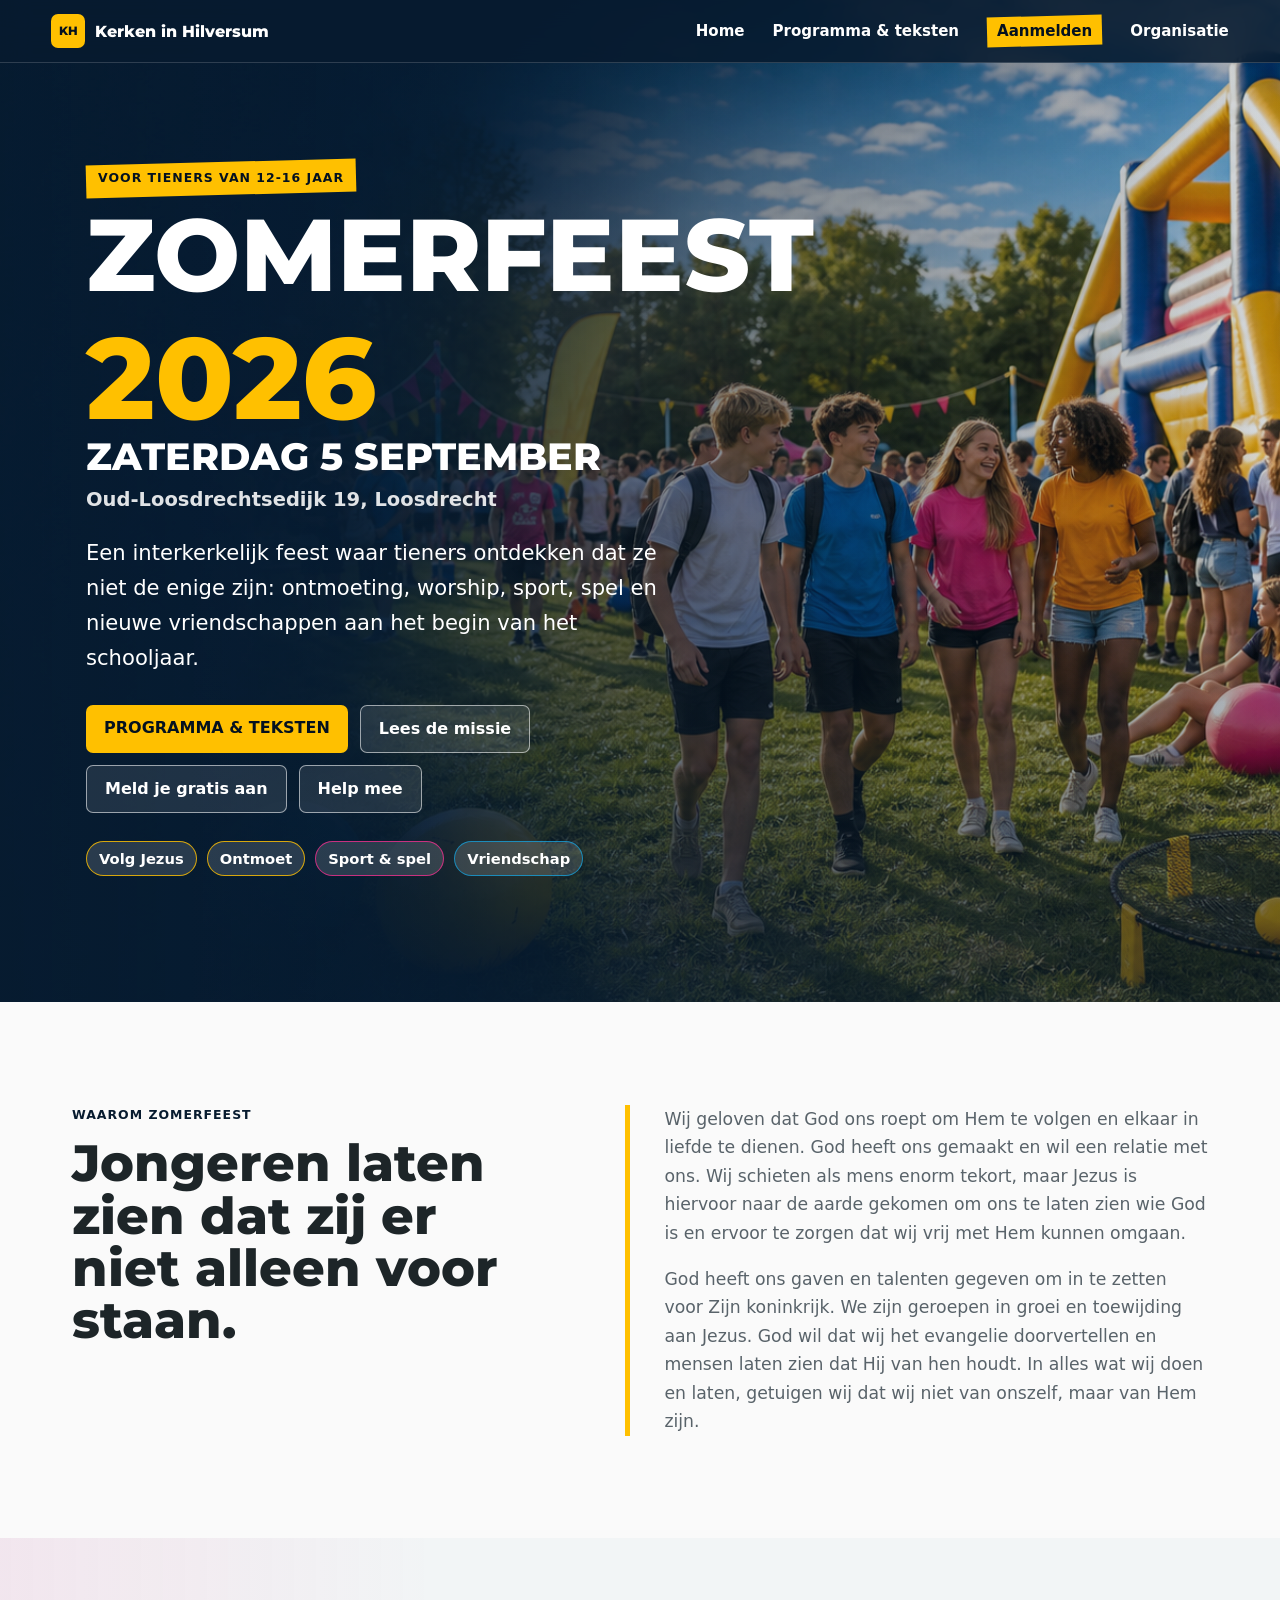
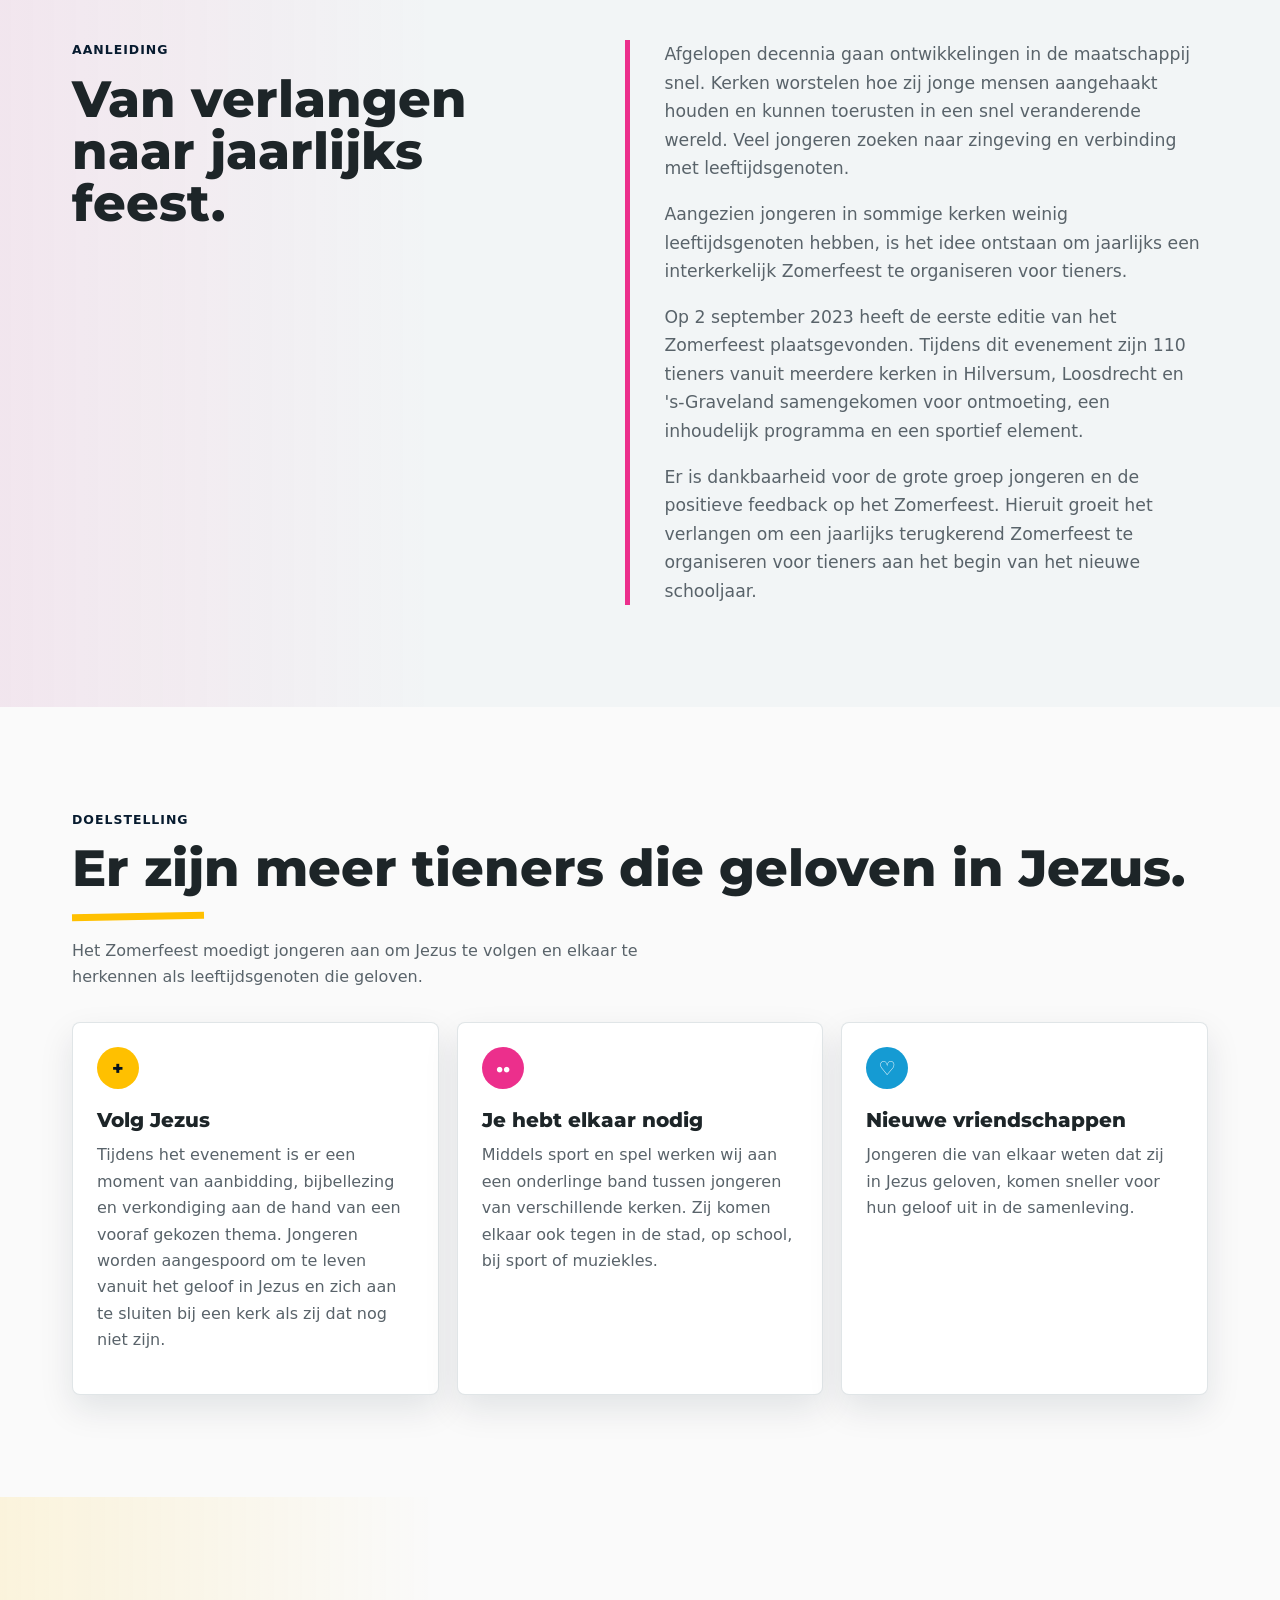
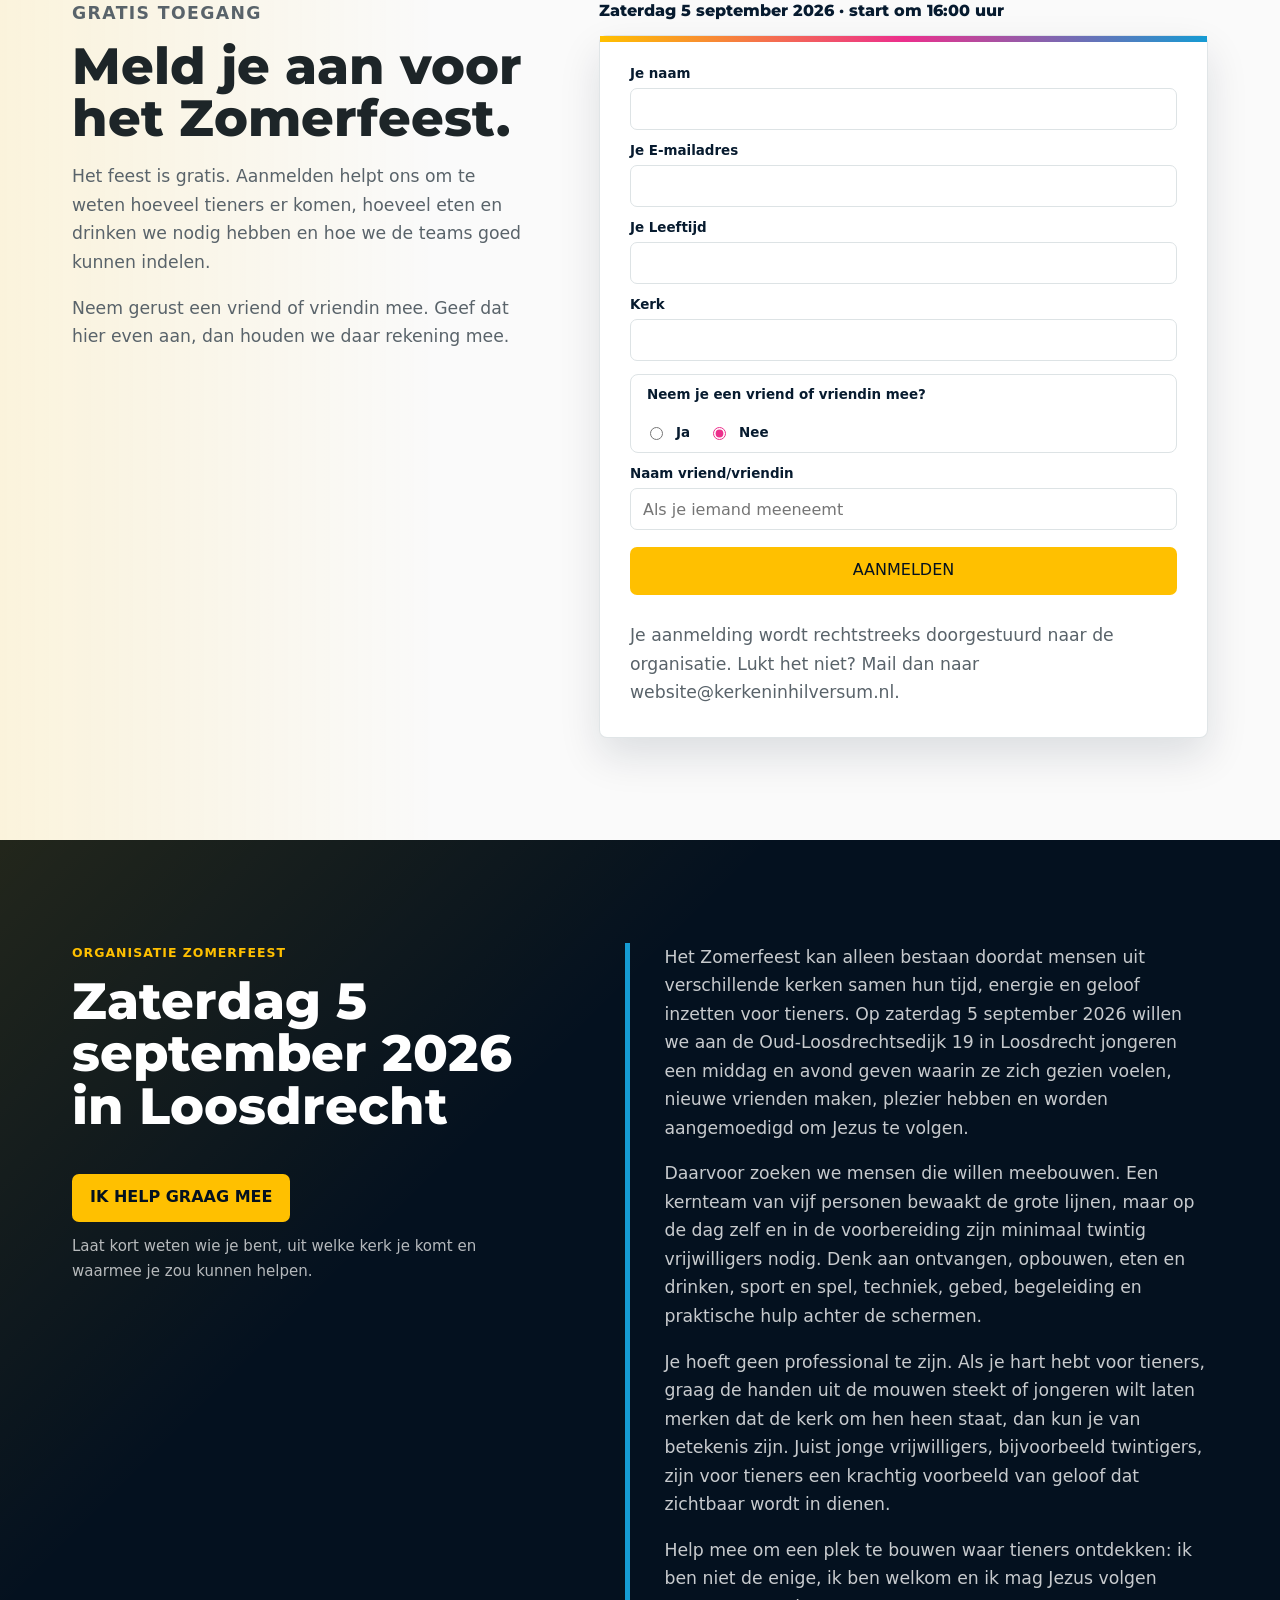
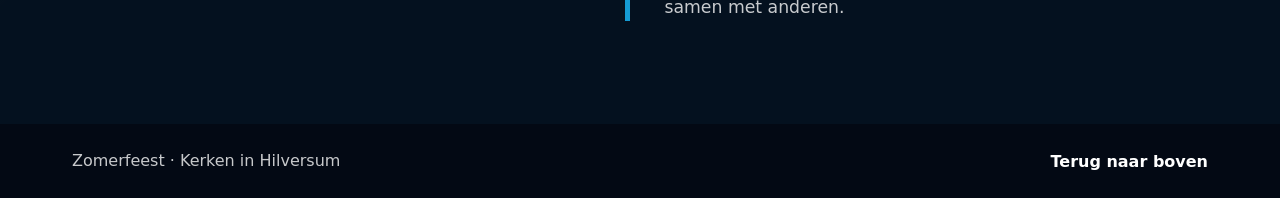
<file: zomerfeest.html>
<!doctype html>
<html lang="nl">
  <head>
    <meta charset="utf-8" />
    <meta name="viewport" content="width=device-width, initial-scale=1" />
    <title>Zomerfeest | Kerken in Hilversum</title>
    <meta
      name="description"
      content="Interkerkelijk Zomerfeest voor tieners van circa 12 tot 16 jaar uit Hilversum, Loosdrecht en 's-Graveland."
    />
    <!-- Google tag (gtag.js) -->
    <script
      async
      src="https://www.googletagmanager.com/gtag/js?id=G-61B3J6M6DD"
    ></script>
    <script>
      window.dataLayer = window.dataLayer || [];
      function gtag() {
        dataLayer.push(arguments);
      }
      gtag("js", new Date());

      gtag("config", "G-61B3J6M6DD");
    </script>
    <link rel="preload" as="image" href="assets/zomerfeest-hero.png" />
    <link rel="preconnect" href="https://fonts.googleapis.com" />
    <link rel="preconnect" href="https://fonts.gstatic.com" crossorigin />
    <link
      href="https://fonts.googleapis.com/css2?family=Montserrat:wght@800&display=swap"
      rel="stylesheet"
    />
    <link rel="icon" href="assets/favicon.svg" type="image/svg+xml" />
    <link rel="stylesheet" href="styles.css?v=20260904-2" />
  </head>
  <body class="event-page">
    <header class="site-header event-header" aria-label="Hoofdnavigatie">
      <a class="brand" href="index.html" aria-label="Kerken in Hilversum">
        <span class="brand-mark" aria-hidden="true">KH</span>
        <span>Kerken in Hilversum</span>
      </a>
      <nav class="nav-links" aria-label="Pagina">
        <a href="index.html">Home</a>
        <a href="zomerfeest-programma.html">Programma &amp; teksten</a>
        <a class="nav-highlight" href="#aanmelden">Aanmelden</a>
        <a href="#organisatie">Organisatie</a>
      </nav>
    </header>

    <main id="top">
      <section class="event-hero" aria-labelledby="event-title">
        <img
          class="event-hero-image"
          src="assets/zomerfeest-hero.png"
          alt="Tieners ontmoeten elkaar op een zonnig Zomerfeest met sport, spel en een opblaasbaan."
        />
        <div class="event-hero-shade" aria-hidden="true"></div>
        <div class="event-hero-content">
          <p class="eyebrow">Voor tieners van 12-16 jaar</p>
          <h1 id="event-title">Zomerfeest</h1>
          <p class="event-year">2026</p>
          <p class="event-date">Zaterdag 5 september</p>
          <p class="event-location">Oud-Loosdrechtsedijk 19, Loosdrecht</p>
          <p class="hero-copy">
            Een interkerkelijk feest waar tieners ontdekken dat ze niet de enige
            zijn: ontmoeting, worship, sport, spel en nieuwe vriendschappen aan
            het begin van het schooljaar.
          </p>
          <div class="hero-actions" aria-label="Snelle acties">
            <a class="button primary" href="zomerfeest-programma.html"
              >Programma &amp; teksten</a
            >
            <a class="button secondary" href="#doelstelling">Lees de missie</a>
            <a class="button secondary" href="#aanmelden">Meld je gratis aan</a>
            <a class="button secondary" href="#organisatie">Help mee</a>
          </div>
          <div class="hero-tags event-tags" aria-label="Onderdelen">
            <span>Volg Jezus</span>
            <span>Ontmoet</span>
            <span>Sport & spel</span>
            <span>Vriendschap</span>
          </div>
        </div>
      </section>

      <section class="event-intro section" aria-labelledby="event-intro-title">
        <div class="event-intro-grid">
          <div>
            <p class="section-kicker">Waarom Zomerfeest</p>
            <h2 id="event-intro-title">
              Jongeren laten zien dat zij er niet alleen voor staan.
            </h2>
          </div>
          <div class="event-copy">
            <p>
              Wij geloven dat God ons roept om Hem te volgen en elkaar in liefde
              te dienen. God heeft ons gemaakt en wil een relatie met ons. Wij
              schieten als mens enorm tekort, maar Jezus is hiervoor naar de
              aarde gekomen om ons te laten zien wie God is en ervoor te zorgen
              dat wij vrij met Hem kunnen omgaan.
            </p>
            <p>
              God heeft ons gaven en talenten gegeven om in te zetten voor Zijn
              koninkrijk. We zijn geroepen in groei en toewijding aan Jezus. God
              wil dat wij het evangelie doorvertellen en mensen laten zien dat
              Hij van hen houdt. In alles wat wij doen en laten, getuigen wij
              dat wij niet van onszelf, maar van Hem zijn.
            </p>
          </div>
        </div>
      </section>

      <section class="event-story section" aria-labelledby="story-title">
        <div class="event-story-grid">
          <div>
            <p class="section-kicker">Aanleiding</p>
            <h2 id="story-title">Van verlangen naar jaarlijks feest.</h2>
          </div>
          <div class="event-copy">
            <p>
              Afgelopen decennia gaan ontwikkelingen in de maatschappij snel.
              Kerken worstelen hoe zij jonge mensen aangehaakt houden en kunnen
              toerusten in een snel veranderende wereld. Veel jongeren zoeken
              naar zingeving en verbinding met leeftijdsgenoten.
            </p>
            <p>
              Aangezien jongeren in sommige kerken weinig leeftijdsgenoten
              hebben, is het idee ontstaan om jaarlijks een interkerkelijk
              Zomerfeest te organiseren voor tieners.
            </p>
            <p>
              Op 2 september 2023 heeft de eerste editie van het Zomerfeest
              plaatsgevonden. Tijdens dit evenement zijn 110 tieners vanuit
              meerdere kerken in Hilversum, Loosdrecht en 's-Graveland
              samengekomen voor ontmoeting, een inhoudelijk programma en een
              sportief element.
            </p>
            <p>
              Er is dankbaarheid voor de grote groep jongeren en de positieve
              feedback op het Zomerfeest. Hieruit groeit het verlangen om een
              jaarlijks terugkerend Zomerfeest te organiseren voor tieners aan
              het begin van het nieuwe schooljaar.
            </p>
          </div>
        </div>
      </section>

      <section
        id="doelstelling"
        class="event-goals section"
        aria-labelledby="goals-title"
      >
        <div class="section-heading">
          <p class="section-kicker">Doelstelling</p>
          <h2 id="goals-title">Er zijn meer tieners die geloven in Jezus.</h2>
          <p>
            Het Zomerfeest moedigt jongeren aan om Jezus te volgen en elkaar te
            herkennen als leeftijdsgenoten die geloven.
          </p>
        </div>
        <div class="goal-grid">
          <article>
            <span aria-hidden="true">+</span>
            <h3>Volg Jezus</h3>
            <p>
              Tijdens het evenement is er een moment van aanbidding,
              bijbellezing en verkondiging aan de hand van een vooraf gekozen
              thema. Jongeren worden aangespoord om te leven vanuit het geloof
              in Jezus en zich aan te sluiten bij een kerk als zij dat nog niet
              zijn.
            </p>
          </article>
          <article>
            <span aria-hidden="true">••</span>
            <h3>Je hebt elkaar nodig</h3>
            <p>
              Middels sport en spel werken wij aan een onderlinge band tussen
              jongeren van verschillende kerken. Zij komen elkaar ook tegen in
              de stad, op school, bij sport of muziekles.
            </p>
          </article>
          <article>
            <span aria-hidden="true">♡</span>
            <h3>Nieuwe vriendschappen</h3>
            <p>
              Jongeren die van elkaar weten dat zij in Jezus geloven, komen
              sneller voor hun geloof uit in de samenleving.
            </p>
          </article>
        </div>
      </section>

      <section
        id="aanmelden"
        class="event-signup section"
        aria-labelledby="signup-title"
      >
        <div class="event-signup-grid">
          <div>
            <p class="section-kicker">Gratis toegang</p>
            <h2 id="signup-title">Meld je aan voor het Zomerfeest.</h2>
            <p>
              Het feest is gratis. Aanmelden helpt ons om te weten hoeveel
              tieners er komen, hoeveel eten en drinken we nodig hebben en hoe
              we de teams goed kunnen indelen.
            </p>
            <p>
              Neem gerust een vriend of vriendin mee. Geef dat hier even aan,
              dan houden we daar rekening mee.
            </p>
          </div>
          <div class="signup-panel">
            <p class="signup-meta">
              Zaterdag 5 september 2026 · start om 16:00 uur
            </p>
            <form
              class="signup-form"
              id="zomerfeestSignupForm"
              action="api/zomerfeest-aanmelding.php"
              method="post"
              novalidate
            >
              <div class="bot-check" aria-hidden="true">
                <label>
                  <span>Website</span>
                  <input
                    name="website"
                    type="text"
                    autocomplete="off"
                    tabindex="-1"
                  />
                </label>
              </div>
              <input name="formStartedAt" type="hidden" data-form-started-at />
              <label>
                <span>Je naam</span>
                <input name="name" type="text" autocomplete="name" required />
              </label>
              <label>
                <span>Je E-mailadres</span>
                <input
                  name="email"
                  type="email"
                  autocomplete="email"
                  required
                />
              </label>
              <label>
                <span>Je Leeftijd</span>
                <input name="age" type="number" min="1" max="100" required />
              </label>
              <label>
                <span>Kerk</span>
                <input name="churchOrCity" type="text" />
              </label>
              <fieldset>
                <legend>Neem je een vriend of vriendin mee?</legend>
                <label>
                  <input name="bringsFriend" type="radio" value="true" />
                  <span>Ja</span>
                </label>
                <label>
                  <input
                    name="bringsFriend"
                    type="radio"
                    value="false"
                    checked
                  />
                  <span>Nee</span>
                </label>
              </fieldset>
              <label>
                <span>Naam vriend/vriendin</span>
                <input
                  name="friendName"
                  type="text"
                  placeholder="Als je iemand meeneemt"
                />
              </label>
              <button class="button primary" type="submit">Aanmelden</button>
              <p
                class="form-status"
                data-form-status
                role="status"
                aria-live="polite"
              ></p>
              <p class="form-note">
                Je aanmelding wordt rechtstreeks doorgestuurd naar de
                organisatie. Lukt het niet? Mail dan naar
                website@kerkeninhilversum.nl.
              </p>
            </form>
          </div>
        </div>
      </section>

      <section
        id="organisatie"
        class="event-organization section"
        aria-labelledby="organization-title"
      >
        <div class="event-org-panel">
          <div>
            <p class="section-kicker">Organisatie Zomerfeest</p>
            <h2 id="organization-title">
              Zaterdag 5 september 2026 in Loosdrecht
            </h2>

            <div class="volunteer-action">
              <a
                class="button primary"
                href="mailto:website@kerkeninhilversum.nl?subject=Ik%20help%20graag%20mee%20met%20Zomerfeest"
              >
                Ik help graag mee
              </a>
              <p>
                Laat kort weten wie je bent, uit welke kerk je komt en waarmee
                je zou kunnen helpen.
              </p>
            </div>
          </div>
          <div class="event-copy">
            <p>
              Het Zomerfeest kan alleen bestaan doordat mensen uit verschillende
              kerken samen hun tijd, energie en geloof inzetten voor tieners. Op
              zaterdag 5 september 2026 willen we aan de Oud-Loosdrechtsedijk 19
              in Loosdrecht jongeren een middag en avond geven waarin ze zich
              gezien voelen, nieuwe vrienden maken, plezier hebben en worden
              aangemoedigd om Jezus te volgen.
            </p>
            <p>
              Daarvoor zoeken we mensen die willen meebouwen. Een kernteam van
              vijf personen bewaakt de grote lijnen, maar op de dag zelf en in
              de voorbereiding zijn minimaal twintig vrijwilligers nodig. Denk
              aan ontvangen, opbouwen, eten en drinken, sport en spel, techniek,
              gebed, begeleiding en praktische hulp achter de schermen.
            </p>
            <p>
              Je hoeft geen professional te zijn. Als je hart hebt voor tieners,
              graag de handen uit de mouwen steekt of jongeren wilt laten merken
              dat de kerk om hen heen staat, dan kun je van betekenis zijn.
              Juist jonge vrijwilligers, bijvoorbeeld twintigers, zijn voor
              tieners een krachtig voorbeeld van geloof dat zichtbaar wordt in
              dienen.
            </p>
            <p>
              Help mee om een plek te bouwen waar tieners ontdekken: ik ben niet
              de enige, ik ben welkom en ik mag Jezus volgen samen met anderen.
            </p>
          </div>
        </div>
      </section>
    </main>

    <footer class="footer event-footer">
      <p>Zomerfeest · Kerken in Hilversum</p>
      <a href="#top">Terug naar boven</a>
    </footer>
    <script src="script.js?v=20260626-2"></script>
  </body>
</html>
</file>
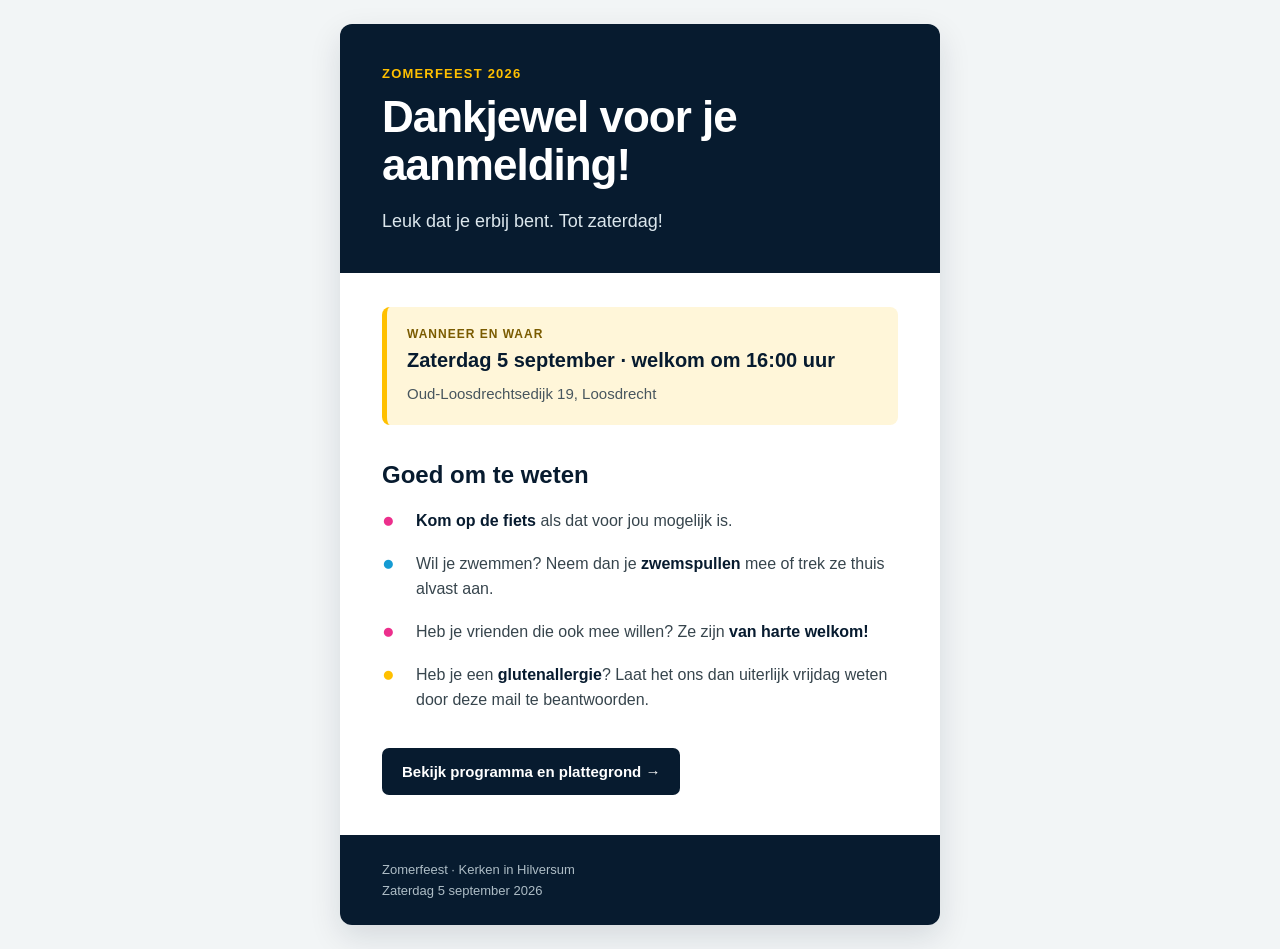
<file: emails/zomerfeest-aangemeld.html>
<!doctype html>
<html lang="nl">
  <head>
    <meta charset="utf-8" />
    <meta name="viewport" content="width=device-width, initial-scale=1" />
    <meta name="x-apple-disable-message-reformatting" />
    <title>Dankjewel voor je aanmelding voor het Zomerfeest</title>
    <style>
      @media only screen and (max-width: 620px) {
        .email-shell {
          width: 100% !important;
        }

        .email-padding {
          padding-left: 22px !important;
          padding-right: 22px !important;
        }

        .email-title {
          font-size: 34px !important;
          line-height: 38px !important;
        }

        .email-button {
          display: block !important;
          text-align: center !important;
        }
      }
    </style>
  </head>
  <body
    style="margin: 0; padding: 0; background-color: #f2f5f6; color: #071b2f"
  >
    <div
      style="display: none; max-height: 0; overflow: hidden; opacity: 0"
      aria-hidden="true"
    >
      Tot zaterdag! Welkom om 16:00 uur en vergeet je zwemspullen niet.
    </div>

    <table
      role="presentation"
      width="100%"
      cellspacing="0"
      cellpadding="0"
      border="0"
      style="width: 100%; background-color: #f2f5f6"
    >
      <tr>
        <td align="center" style="padding: 24px 12px">
          <table
            class="email-shell"
            role="presentation"
            width="600"
            cellspacing="0"
            cellpadding="0"
            border="0"
            style="
              width: 600px;
              max-width: 600px;
              background-color: #ffffff;
              border-collapse: separate;
              border-spacing: 0;
              border-radius: 12px;
              overflow: hidden;
              box-shadow: 0 12px 32px rgba(7, 27, 47, 0.12);
            "
          >
            <tr>
              <td
                class="email-padding"
                style="
                  padding: 42px 42px 38px;
                  background-color: #071b2f;
                  color: #ffffff;
                  font-family: Arial, Helvetica, sans-serif;
                "
              >
                <p
                  style="
                    margin: 0 0 12px;
                    color: #ffc000;
                    font-size: 13px;
                    font-weight: 700;
                    letter-spacing: 1.2px;
                    text-transform: uppercase;
                  "
                >
                  Zomerfeest 2026
                </p>
                <h1
                  class="email-title"
                  style="
                    margin: 0 0 18px;
                    color: #ffffff;
                    font-family: Arial, Helvetica, sans-serif;
                    font-size: 44px;
                    line-height: 48px;
                    letter-spacing: -1px;
                  "
                >
                  Dankjewel voor je aanmelding!
                </h1>
                <p
                  style="
                    margin: 0;
                    color: #dce7ed;
                    font-size: 18px;
                    line-height: 28px;
                  "
                >
                  Leuk dat je erbij bent. Tot zaterdag!
                </p>
              </td>
            </tr>

            <tr>
              <td
                class="email-padding"
                style="
                  padding: 34px 42px 12px;
                  font-family: Arial, Helvetica, sans-serif;
                "
              >
                <table
                  role="presentation"
                  width="100%"
                  cellspacing="0"
                  cellpadding="0"
                  border="0"
                  style="
                    width: 100%;
                    background-color: #fff6d9;
                    border-left: 5px solid #ffc000;
                    border-radius: 8px;
                  "
                >
                  <tr>
                    <td style="padding: 20px">
                      <p
                        style="
                          margin: 0 0 5px;
                          color: #7a5b00;
                          font-size: 12px;
                          font-weight: 700;
                          letter-spacing: 1px;
                          text-transform: uppercase;
                        "
                      >
                        Wanneer en waar
                      </p>
                      <p
                        style="
                          margin: 0;
                          color: #071b2f;
                          font-size: 20px;
                          font-weight: 700;
                          line-height: 29px;
                        "
                      >
                        Zaterdag 5 september · welkom om 16:00 uur
                      </p>
                      <p
                        style="
                          margin: 7px 0 0;
                          color: #48565e;
                          font-size: 15px;
                          line-height: 23px;
                        "
                      >
                        Oud-Loosdrechtsedijk 19, Loosdrecht
                      </p>
                    </td>
                  </tr>
                </table>
              </td>
            </tr>

            <tr>
              <td
                class="email-padding"
                style="
                  padding: 22px 42px 8px;
                  font-family: Arial, Helvetica, sans-serif;
                "
              >
                <h2
                  style="
                    margin: 0 0 18px;
                    color: #071b2f;
                    font-size: 24px;
                    line-height: 31px;
                  "
                >
                  Goed om te weten
                </h2>

                <table
                  role="presentation"
                  width="100%"
                  cellspacing="0"
                  cellpadding="0"
                  border="0"
                  style="width: 100%"
                >
                  <tr>
                    <td
                      valign="top"
                      width="34"
                      style="padding: 0 0 18px; color: #ec2f8c; font-size: 21px"
                    >
                      ●
                    </td>
                    <td
                      valign="top"
                      style="
                        padding: 0 0 18px;
                        color: #37454d;
                        font-size: 16px;
                        line-height: 25px;
                      "
                    >
                      <strong style="color: #071b2f">Kom op de fiets</strong>
                      als dat voor jou mogelijk is.
                    </td>
                  </tr>
                  <tr>
                    <td
                      valign="top"
                      width="34"
                      style="padding: 0 0 18px; color: #159bd3; font-size: 21px"
                    >
                      ●
                    </td>
                    <td
                      valign="top"
                      style="
                        padding: 0 0 18px;
                        color: #37454d;
                        font-size: 16px;
                        line-height: 25px;
                      "
                    >
                      Wil je zwemmen? Neem dan je
                      <strong style="color: #071b2f">zwemspullen</strong> mee of
                      trek ze thuis alvast aan.
                    </td>
                  </tr>
                  <tr>
                    <td
                      valign="top"
                      width="34"
                      style="padding: 0 0 18px; color: #ec2f8c; font-size: 21px"
                    >
                      ●
                    </td>
                    <td
                      valign="top"
                      style="
                        padding: 0 0 18px;
                        color: #37454d;
                        font-size: 16px;
                        line-height: 25px;
                      "
                    >
                      Heb je vrienden die ook mee willen? Ze zijn
                      <strong style="color: #071b2f">van harte welkom!</strong>
                    </td>
                  </tr>
                  <tr>
                    <td
                      valign="top"
                      width="34"
                      style="padding: 0; color: #ffc000; font-size: 21px"
                    >
                      ●
                    </td>
                    <td
                      valign="top"
                      style="
                        padding: 0;
                        color: #37454d;
                        font-size: 16px;
                        line-height: 25px;
                      "
                    >
                      Heb je een
                      <strong style="color: #071b2f">glutenallergie</strong>?
                      Laat het ons dan uiterlijk vrijdag weten door deze mail te
                      beantwoorden.
                    </td>
                  </tr>
                </table>
              </td>
            </tr>

            <tr>
              <td
                class="email-padding"
                style="
                  padding: 28px 42px 40px;
                  font-family: Arial, Helvetica, sans-serif;
                "
              >
                <table
                  role="presentation"
                  cellspacing="0"
                  cellpadding="0"
                  border="0"
                >
                  <tr>
                    <td
                      align="center"
                      bgcolor="#071b2f"
                      style="border-radius: 7px"
                    >
                      <a
                        class="email-button"
                        href="https://www.kerkeninhilversum.nl/zomerfeest-programma.html"
                        target="_blank"
                        style="
                          display: inline-block;
                          padding: 15px 20px;
                          color: #ffffff;
                          font-family: Arial, Helvetica, sans-serif;
                          font-size: 15px;
                          font-weight: 700;
                          text-decoration: none;
                        "
                      >
                        Bekijk programma en plattegrond →
                      </a>
                    </td>
                  </tr>
                </table>
              </td>
            </tr>

            <tr>
              <td
                class="email-padding"
                style="
                  padding: 24px 42px;
                  background-color: #071b2f;
                  color: #aebdc6;
                  font-family: Arial, Helvetica, sans-serif;
                  font-size: 13px;
                  line-height: 21px;
                "
              >
                <p style="margin: 0">
                  Zomerfeest · Kerken in Hilversum<br />
                  Zaterdag 5 september 2026
                </p>
              </td>
            </tr>
          </table>
        </td>
      </tr>
    </table>
  </body>
</html>
</file>
<file: styles.css>
:root {
  --ink: #1d2528;
  --muted: #59636a;
  --paper: #fafafa;
  --line: #dde3e5;
  --green: #071b2f;
  --green-dark: #04111f;
  --accent: #ffc000;
  --pink: #ec2f8c;
  --cyan: #159bd3;
  --soft: #f2f5f6;
  --white: #ffffff;
  --shadow: 0 16px 44px rgba(7, 27, 47, 0.1);
  color-scheme: light;
  font-family: Inter, ui-sans-serif, system-ui, -apple-system, BlinkMacSystemFont, "Segoe UI", sans-serif;
}

* {
  box-sizing: border-box;
}

html {
  scroll-padding-top: 58px;
  scroll-behavior: smooth;
}

@view-transition {
  navigation: auto;
}

::view-transition-old(root) {
  animation: page-out 220ms ease both;
}

::view-transition-new(root) {
  animation: page-in 320ms ease both;
}

@keyframes page-out {
  from {
    opacity: 1;
    transform: translateY(0);
  }

  to {
    opacity: 0;
    transform: translateY(-10px);
  }
}

@keyframes page-in {
  from {
    opacity: 0;
    transform: translateY(14px);
  }

  to {
    opacity: 1;
    transform: translateY(0);
  }
}

body {
  margin: 0;
  background: var(--paper);
  color: var(--ink);
}

a {
  color: inherit;
}

.site-header {
  align-items: center;
  background: rgba(248, 250, 248, 0.92);
  border-bottom: 1px solid rgba(220, 229, 224, 0.78);
  display: flex;
  gap: 24px;
  justify-content: space-between;
  left: 0;
  padding: 14px clamp(18px, 4vw, 56px);
  position: fixed;
  right: 0;
  top: 0;
  z-index: 20;
  backdrop-filter: blur(14px);
}

.brand,
.nav-links,
.hero-actions,
.toolbar,
.filter-group,
.footer {
  align-items: center;
  display: flex;
}

.brand {
  gap: 10px;
  font-family: Montserrat, Inter, ui-sans-serif, system-ui, sans-serif;
  font-weight: 800;
  text-decoration: none;
}

.brand-mark {
  align-items: center;
  background: var(--green);
  border-radius: 7px;
  color: var(--white);
  display: inline-flex;
  font-size: 0.74rem;
  height: 34px;
  justify-content: center;
  letter-spacing: 0;
  width: 34px;
}

.nav-links {
  gap: clamp(12px, 3vw, 28px);
}

.nav-links a {
  color: var(--muted);
  font-size: 0.94rem;
  font-weight: 700;
  text-decoration: none;
}

.nav-links a:hover {
  color: var(--green);
}

.nav-links .nav-highlight {
  color: var(--green-dark);
  display: inline-block;
  isolation: isolate;
  padding: 6px 10px;
  position: relative;
}

.nav-links .nav-highlight::before {
  background: var(--accent);
  content: "";
  inset: 0;
  position: absolute;
  transform: rotate(-1.5deg);
  z-index: -1;
}

.nav-links .nav-highlight:hover {
  color: var(--green-dark);
}

.nav-links a,
.church-card a,
.footer a {
  text-underline-offset: 4px;
}

.hero {
  min-height: 90vh;
  overflow: hidden;
  position: relative;
}

.hero-image,
.hero-shade {
  height: 100%;
  inset: 0;
  position: absolute;
  width: 100%;
}

.hero-image {
  object-fit: cover;
}

.hero-shade {
  background:
    linear-gradient(90deg, rgba(7, 27, 47, 0.92), rgba(7, 27, 47, 0.58) 50%, rgba(7, 27, 47, 0.14)),
    linear-gradient(0deg, rgba(7, 27, 47, 0.42), rgba(29, 37, 40, 0.02) 38%);
}

.hero-content {
  color: var(--white);
  max-width: 740px;
  padding: 19vh clamp(20px, 7vw, 86px) 18vh;
  position: relative;
  z-index: 2;
}

.eyebrow,
.section-kicker,
.card-label {
  font-size: 0.78rem;
  font-weight: 850;
  letter-spacing: 0.08em;
  margin: 0 0 12px;
  text-transform: uppercase;
}

.eyebrow {
  color: var(--green-dark);
  display: inline-block;
  isolation: isolate;
  padding: 6px 12px;
  position: relative;
}

.eyebrow::before {
  background: var(--accent);
  content: "";
  inset: 0;
  position: absolute;
  transform: rotate(-1.5deg);
  z-index: -1;
}

h1,
h2,
h3,
p {
  margin-top: 0;
}

h1,
h2,
h3 {
  font-family: Montserrat, Inter, ui-sans-serif, system-ui, sans-serif;
  font-weight: 800;
}

h1 {
  font-size: clamp(3rem, 8vw, 7rem);
  line-height: 0.94;
  margin-bottom: 24px;
  max-width: 780px;
  text-transform: uppercase;
}

h2 {
  font-size: clamp(2rem, 4vw, 4rem);
  line-height: 1.02;
  margin-bottom: 18px;
}

h3 {
  font-size: 1.28rem;
  margin-bottom: 10px;
}

p {
  line-height: 1.65;
}

.hero-copy {
  font-size: clamp(1.08rem, 1.9vw, 1.32rem);
  max-width: 660px;
}

.hero-actions {
  flex-wrap: wrap;
  gap: 12px;
  margin-top: 30px;
}

.button {
  border-radius: 7px;
  display: inline-flex;
  font-weight: 850;
  justify-content: center;
  min-height: 48px;
  padding: 13px 18px;
  text-decoration: none;
}

.button.primary {
  background: var(--accent);
  color: var(--green-dark);
  text-transform: uppercase;
}

.button.secondary {
  background: rgba(255, 255, 255, 0.1);
  border: 1px solid rgba(255, 255, 255, 0.56);
  color: var(--white);
}

.button.primary:hover {
  background: #ffd23f;
}

.button,
.church-card {
  transition:
    border-color 180ms ease,
    box-shadow 180ms ease,
    transform 180ms ease;
}

.button:hover,
.church-card:hover {
  transform: translateY(-2px);
}

.button:hover {
  box-shadow: 0 10px 24px rgba(7, 27, 47, 0.16);
}

.hero-tags {
  display: flex;
  flex-wrap: wrap;
  gap: 10px;
  margin-top: 28px;
}

.hero-tags span {
  background: rgba(255, 255, 255, 0.14);
  border: 1px solid rgba(255, 255, 255, 0.4);
  border-radius: 999px;
  color: var(--white);
  font-size: 0.92rem;
  font-weight: 800;
  padding: 8px 12px;
}

.hero-tags span:nth-child(2) {
  border-color: rgba(255, 192, 0, 0.82);
}

.hero-tags span:nth-child(3) {
  border-color: rgba(236, 47, 140, 0.82);
}

.hero-tags span:nth-child(4) {
  border-color: rgba(21, 155, 211, 0.82);
}

.section,
.band {
  padding: clamp(64px, 8vw, 112px) clamp(20px, 6vw, 72px);
}

.band {
  background:
    linear-gradient(90deg, rgba(255, 192, 0, 0.1), transparent 34%),
    var(--soft);
}

.intro-grid,
.split {
  display: grid;
  gap: clamp(28px, 5vw, 72px);
  grid-template-columns: minmax(0, 0.9fr) minmax(0, 1.1fr);
  margin: 0 auto;
  max-width: 1180px;
}

.intro-grid p:last-child,
.split p {
  color: var(--muted);
  font-size: 1.08rem;
}

.section-heading {
  margin: 0 auto 32px;
  max-width: 1180px;
}

.section-heading h2,
.belief-heading h2 {
  position: relative;
}

.section-heading h2::after,
.belief-heading h2::after {
  background: var(--accent);
  content: "";
  display: block;
  height: 7px;
  margin-top: 18px;
  max-width: 132px;
  transform: rotate(-1deg);
  width: 34%;
}

.section-heading p:last-child {
  color: var(--muted);
  max-width: 640px;
}

.belief {
  background: var(--white);
}

.belief-content {
  align-items: start;
  display: grid;
  gap: clamp(28px, 6vw, 88px);
  grid-template-columns: minmax(0, 0.95fr) minmax(300px, 1.05fr);
  margin: 0 auto;
  max-width: 1180px;
}

.belief-heading {
  max-width: 660px;
}

.belief-heading h2 {
  margin-bottom: 0;
}

.belief-text {
  border-left: 5px solid var(--accent);
  color: var(--muted);
  font-size: 1.08rem;
  max-width: 620px;
  padding-left: clamp(20px, 3vw, 34px);
}

.belief-text p {
  max-width: 660px;
}

.belief-text p:last-child {
  margin-bottom: 0;
}

.section-kicker,
.card-label {
  color: var(--green);
}

.belief .section-kicker,
.directory .section-kicker {
  color: var(--pink);
}

.toolbar {
  background: var(--white);
  border: 1px solid var(--line);
  border-radius: 8px;
  box-shadow: var(--shadow);
  flex-wrap: wrap;
  gap: 18px;
  justify-content: space-between;
  margin: 0 auto 24px;
  max-width: 1180px;
  padding: 14px;
}

.search-field {
  color: var(--muted);
  display: grid;
  flex: 1 1 280px;
  font-size: 0.78rem;
  font-weight: 800;
  gap: 6px;
  text-transform: uppercase;
}

.search-field input {
  border: 1px solid var(--line);
  border-radius: 7px;
  color: var(--ink);
  font: inherit;
  font-size: 1rem;
  min-height: 44px;
  padding: 10px 12px;
  text-transform: none;
}

.search-field input:focus {
  border-color: var(--green);
  box-shadow: 0 0 0 4px rgba(255, 192, 0, 0.24);
  outline: none;
}

.filter-group {
  flex-wrap: wrap;
  gap: 8px;
}

.chip {
  background: var(--soft);
  border: 1px solid transparent;
  border-radius: 999px;
  color: var(--green-dark);
  cursor: pointer;
  font: inherit;
  font-weight: 800;
  min-height: 40px;
  padding: 8px 14px;
}

.chip:hover {
  border-color: rgba(7, 27, 47, 0.24);
}

.chip.active {
  background: var(--green);
  color: var(--white);
}

.chip.active[data-filter="evangelisch"] {
  background: var(--pink);
}

.chip.active[data-filter="protestants"] {
  background: var(--cyan);
}

.chip:focus-visible,
.button:focus-visible,
.church-card a:focus-visible,
.nav-links a:focus-visible {
  outline: 3px solid rgba(255, 192, 0, 0.75);
  outline-offset: 3px;
}

.church-grid {
  display: grid;
  gap: 18px;
  grid-template-columns: repeat(3, minmax(0, 1fr));
  margin: 0 auto;
  max-width: 1180px;
}

.church-card {
  background: var(--white);
  border: 1px solid rgba(221, 227, 229, 0.9);
  border-radius: 8px;
  box-shadow: 0 10px 28px rgba(7, 27, 47, 0.08);
  display: flex;
  flex-direction: column;
  justify-content: space-between;
  min-height: 285px;
  overflow: hidden;
  padding: 22px;
  position: relative;
}

.church-card::before {
  background: var(--accent);
  content: "";
  height: 5px;
  left: 0;
  position: absolute;
  right: 0;
  top: 0;
}

.church-card:nth-child(3n + 2)::before {
  background: var(--pink);
}

.church-card:nth-child(3n)::before {
  background: var(--cyan);
}

.church-card:hover {
  border-color: rgba(7, 27, 47, 0.28);
  box-shadow: 0 18px 42px rgba(7, 27, 47, 0.14);
}

.church-card.is-hidden {
  display: none;
}

.church-card p:not(.card-label) {
  color: var(--muted);
}

.church-card a {
  align-items: center;
  border-top: 1px solid var(--line);
  color: var(--green);
  display: flex;
  font-weight: 850;
  justify-content: space-between;
  margin-top: 18px;
  padding-top: 16px;
  text-decoration: none;
}

.church-card a::after {
  color: var(--accent);
  content: "->";
  font-size: 1.1rem;
}

.church-card a:hover {
  color: var(--green-dark);
  text-decoration: underline;
}

.empty-state {
  background: #fff4df;
  border: 1px solid #efd08b;
  border-radius: 8px;
  margin: 24px auto 0;
  max-width: 1180px;
  padding: 16px;
}

.feature-list {
  display: grid;
  gap: 14px;
}

.feature-list div {
  background: rgba(255, 255, 255, 0.72);
  border-left: 5px solid var(--accent);
  border-radius: 8px;
  box-shadow: 0 10px 24px rgba(7, 27, 47, 0.08);
  padding: 18px;
}

.feature-list div:nth-child(2) {
  border-left-color: var(--pink);
}

.feature-list div:nth-child(3) {
  border-left-color: var(--cyan);
}

.feature-list strong,
.feature-list span {
  display: block;
}

.feature-list span {
  color: var(--muted);
  line-height: 1.55;
  margin-top: 5px;
}

.cta {
  align-items: center;
  background:
    linear-gradient(135deg, rgba(255, 192, 0, 0.12), transparent 38%),
    var(--green-dark);
  color: var(--white);
  display: flex;
  gap: 28px;
  justify-content: space-between;
}

.cta div {
  max-width: 760px;
}

.cta .section-kicker {
  color: var(--accent);
}

.cta p {
  color: rgba(255, 255, 255, 0.78);
  margin-bottom: 0;
}

.footer {
  background: #101816;
  color: rgba(255, 255, 255, 0.78);
  gap: 18px;
  justify-content: space-between;
  padding: 24px clamp(20px, 6vw, 72px);
}

.footer p {
  margin: 0;
}

.footer a {
  color: var(--white);
  font-weight: 800;
  text-decoration: none;
}

.footer a:hover {
  text-decoration: underline;
}

.event-page {
  background: var(--green);
}

.event-header {
  background: rgba(7, 27, 47, 0.88);
  border-bottom-color: rgba(255, 255, 255, 0.16);
}

.event-header .brand,
.event-header .nav-links a {
  color: var(--white);
}

.event-header .brand-mark {
  background: var(--accent);
  color: var(--green-dark);
}

.event-header .nav-links a:hover {
  color: var(--accent);
}

.event-header .nav-links .nav-highlight,
.event-header .nav-links .nav-highlight:hover {
  color: var(--green-dark);
}

.event-hero {
  min-height: 100vh;
  overflow: hidden;
  position: relative;
}

.event-hero-image,
.event-hero-shade {
  height: 100%;
  inset: 0;
  position: absolute;
  width: 100%;
}

.event-hero-image {
  object-fit: cover;
  object-position: center top;
}

.event-hero-shade {
  background:
    linear-gradient(90deg, rgba(7, 27, 47, 0.78), rgba(7, 27, 47, 0.54) 45%, rgba(7, 27, 47, 0.12)),
    linear-gradient(0deg, rgba(7, 27, 47, 0.48), rgba(7, 27, 47, 0.04) 48%);
}

.event-hero-content {
  color: var(--white);
  max-width: 760px;
  padding: 18vh clamp(20px, 7vw, 86px) 14vh;
  position: relative;
  z-index: 2;
}

.event-year {
  color: var(--accent);
  font-family: Montserrat, Inter, ui-sans-serif, system-ui, sans-serif;
  font-size: clamp(3rem, 9vw, 7.5rem);
  font-weight: 800;
  line-height: 0.88;
  margin-bottom: 10px;
}

.event-date {
  color: var(--white);
  font-family: Montserrat, Inter, ui-sans-serif, system-ui, sans-serif;
  font-size: clamp(1.35rem, 3vw, 2.4rem);
  font-weight: 800;
  line-height: 1;
  margin-bottom: 10px;
  text-transform: uppercase;
}

.event-location {
  color: rgba(255, 255, 255, 0.88);
  font-size: clamp(1rem, 1.8vw, 1.22rem);
  font-weight: 800;
  line-height: 1.3;
  margin-bottom: 24px;
}

.event-tags span:first-child {
  border-color: rgba(255, 192, 0, 0.82);
}

.event-intro,
.event-goals {
  background: var(--paper);
}

.event-story {
  background:
    linear-gradient(90deg, rgba(236, 47, 140, 0.08), transparent 34%),
    var(--soft);
}

.event-intro-grid,
.event-story-grid,
.event-org-panel {
  display: grid;
  gap: clamp(28px, 6vw, 88px);
  grid-template-columns: minmax(0, 0.9fr) minmax(0, 1.1fr);
  margin: 0 auto;
  max-width: 1180px;
}

.event-copy {
  border-left: 5px solid var(--accent);
  color: var(--muted);
  font-size: 1.08rem;
  padding-left: clamp(20px, 3vw, 34px);
}

.event-copy p:last-child {
  margin-bottom: 0;
}

.event-story .event-copy {
  border-left-color: var(--pink);
}

.goal-grid {
  display: grid;
  gap: 18px;
  grid-template-columns: repeat(3, minmax(0, 1fr));
  margin: 0 auto;
  max-width: 1180px;
}

.goal-grid article {
  background: var(--white);
  border: 1px solid rgba(221, 227, 229, 0.9);
  border-radius: 8px;
  box-shadow: 0 14px 34px rgba(7, 27, 47, 0.1);
  min-height: 300px;
  padding: 24px;
}

.goal-grid article span {
  align-items: center;
  background: var(--accent);
  border-radius: 999px;
  color: var(--green-dark);
  display: inline-flex;
  font-family: Montserrat, Inter, ui-sans-serif, system-ui, sans-serif;
  font-size: 1.2rem;
  font-weight: 800;
  height: 42px;
  justify-content: center;
  margin-bottom: 18px;
  width: 42px;
}

.goal-grid article:nth-child(2) span {
  background: var(--pink);
  color: var(--white);
}

.goal-grid article:nth-child(3) span {
  background: var(--cyan);
  color: var(--white);
}

.goal-grid article p {
  color: var(--muted);
}

.event-organization {
  background:
    linear-gradient(135deg, rgba(255, 192, 0, 0.12), transparent 36%),
    var(--green-dark);
  color: var(--white);
}

.event-org-panel {
  align-items: start;
}

.event-org-panel .volunteer-action {
  margin-top: clamp(24px, 4vw, 42px);
}

.event-organization .section-kicker {
  color: var(--accent);
}

.event-organization .event-copy {
  border-left-color: var(--cyan);
  color: rgba(255, 255, 255, 0.78);
}

.volunteer-action {
  align-items: flex-start;
  display: flex;
  flex-direction: column;
  gap: 12px;
  margin-top: 28px;
}

.volunteer-action p {
  color: rgba(255, 255, 255, 0.7);
  font-size: 0.94rem;
  margin: 0;
}

.event-footer {
  background: #030914;
}

.event-signup {
  background:
    linear-gradient(90deg, rgba(255, 192, 0, 0.12), transparent 34%),
    var(--paper);
}

.event-signup-grid {
  display: grid;
  gap: clamp(28px, 6vw, 88px);
  grid-template-columns: minmax(0, 0.85fr) minmax(320px, 1.15fr);
  margin: 0 auto;
  max-width: 1180px;
}

.event-signup-grid > div p {
  color: var(--muted);
  font-size: 1.08rem;
}

.event-signup-grid .signup-meta {
  color: var(--green);
  font-family: Montserrat, Inter, ui-sans-serif, system-ui, sans-serif;
  font-size: 1.02rem;
  font-weight: 800;
  line-height: 1.35;
  margin-bottom: 14px;
}

.signup-panel {
  display: grid;
  gap: 0;
}

.signup-form {
  background: var(--white);
  border: 1px solid rgba(221, 227, 229, 0.9);
  border-radius: 8px;
  box-shadow: 0 18px 42px rgba(7, 27, 47, 0.12);
  display: grid;
  gap: 13px;
  padding: clamp(20px, 3vw, 30px);
  position: relative;
}

.signup-form::before {
  background: linear-gradient(90deg, var(--accent), var(--pink), var(--cyan));
  content: "";
  height: 6px;
  left: 0;
  position: absolute;
  right: 0;
  top: 0;
}

.signup-form label,
.signup-form fieldset {
  display: grid;
  gap: 7px;
}

.signup-form label span,
.signup-form legend {
  color: var(--green);
  font-size: 0.84rem;
  font-weight: 850;
}

.signup-form input {
  appearance: none;
  -webkit-appearance: none;
  border: 1px solid var(--line);
  border-radius: 7px;
  color: var(--ink);
  font: inherit;
  font-size: 1rem;
  line-height: 1.2;
  min-height: 42px;
  padding: 9px 12px;
  width: 100%;
}

.signup-form input:focus {
  border-color: var(--green);
  box-shadow: 0 0 0 4px rgba(255, 192, 0, 0.22);
  outline: none;
}

.signup-form fieldset {
  border: 1px solid var(--line);
  border-radius: 8px;
  display: flex;
  flex-wrap: wrap;
  gap: 12px 18px;
  margin: 0;
  padding: 12px 14px;
}

.signup-form legend {
  float: left;
  margin-bottom: 10px;
  width: 100%;
}

.signup-form fieldset label {
  align-items: center;
  display: flex;
  gap: 10px;
  width: auto;
}

.signup-form input[type="radio"] {
  appearance: auto;
  -webkit-appearance: radio;
  accent-color: var(--pink);
  flex: 0 0 auto;
  min-height: auto;
  width: auto;
}

.signup-form .button {
  border: 0;
  cursor: pointer;
  font: inherit;
  margin-top: 4px;
}

.signup-form .button:disabled {
  background: #e6eaee;
  color: #68727d;
  cursor: wait;
  box-shadow: none;
  opacity: 1;
  transform: none;
}

.bot-check {
  block-size: 1px;
  clip-path: inset(50%);
  inline-size: 1px;
  opacity: 0;
  overflow: hidden;
  position: absolute;
  white-space: nowrap;
}

.form-status {
  border-radius: 7px;
  font-size: 0.94rem;
  font-weight: 750;
  line-height: 1.45;
  margin: 0;
  min-height: 0;
  padding: 0;
}

.form-status:not(:empty) {
  border: 1px solid var(--line);
  padding: 10px 12px;
}

.form-status[data-status="pending"] {
  background: rgba(21, 155, 211, 0.1);
  border-color: rgba(21, 155, 211, 0.34);
  color: #07506e;
}

.form-status[data-status="success"] {
  background: rgba(19, 122, 87, 0.1);
  border-color: rgba(19, 122, 87, 0.3);
  color: #0d5f43;
}

.form-status[data-status="error"] {
  background: rgba(191, 47, 47, 0.09);
  border-color: rgba(191, 47, 47, 0.28);
  color: #8d2020;
}

.form-note {
  color: var(--muted);
  font-size: 0.92rem;
  margin: 0;
}

/* Mobiele dagpagina voor het Zomerfeest */
.festival-page {
  background: #f4f1e9;
  color: var(--green-dark);
  min-width: 0;
}

.festival-header {
  align-items: center;
  background: var(--green-dark);
  color: var(--white);
  display: flex;
  justify-content: space-between;
  min-height: 58px;
  padding: 10px 16px;
}

.festival-header a {
  align-items: center;
  display: inline-flex;
  font-weight: 850;
  gap: 8px;
  min-height: 44px;
  text-decoration: none;
}

.festival-header a span:first-child {
  color: var(--accent);
  font-size: 1.35rem;
}

.festival-header p {
  color: rgba(255, 255, 255, 0.72);
  font-size: 0.78rem;
  font-weight: 800;
  line-height: 1.2;
  margin: 0;
  text-align: right;
  text-transform: uppercase;
}

.festival-intro {
  background:
    radial-gradient(circle at 94% 10%, rgba(21, 155, 211, 0.34), transparent 34%),
    linear-gradient(145deg, var(--green) 0%, var(--green-dark) 100%);
  color: var(--white);
  overflow: hidden;
  padding: 52px 18px 34px;
  position: relative;
}

.festival-intro::after {
  background: var(--pink);
  border-radius: 50%;
  content: "";
  height: 108px;
  opacity: 0.18;
  position: absolute;
  right: -54px;
  top: 96px;
  width: 108px;
}

.festival-kicker,
.festival-label {
  color: var(--pink);
  font-size: 0.75rem;
  font-weight: 850;
  letter-spacing: 0.09em;
  margin: 0 0 8px;
  text-transform: uppercase;
}

.festival-intro .festival-kicker {
  color: var(--accent);
}

.festival-intro h1 {
  font-size: clamp(2.25rem, 10vw, 4.5rem);
  line-height: 0.92;
  margin-bottom: 18px;
  overflow-wrap: anywhere;
}

.festival-lead {
  color: rgba(255, 255, 255, 0.86);
  font-size: 1.06rem;
  line-height: 1.55;
  margin-bottom: 28px;
  max-width: 560px;
}

.festival-share-button {
  align-items: center;
  background: var(--accent);
  border: 0;
  border-radius: 7px;
  color: var(--green-dark);
  cursor: pointer;
  display: inline-flex;
  font: inherit;
  font-size: 0.92rem;
  font-weight: 850;
  gap: 8px;
  justify-content: center;
  min-height: 48px;
  padding: 12px 16px;
  text-transform: uppercase;
}

.festival-share-button span {
  font-size: 1.15rem;
}

.festival-share-button:focus-visible,
.festival-share-dialog button:focus-visible {
  outline: 3px solid var(--cyan);
  outline-offset: 3px;
}

.festival-meta {
  border-top: 1px solid rgba(255, 255, 255, 0.2);
  display: grid;
  gap: 14px;
  margin-top: 28px;
  padding-top: 20px;
}

.festival-meta p {
  display: grid;
  gap: 3px;
  line-height: 1.35;
  margin: 0;
}

.festival-meta span {
  color: var(--accent);
  font-size: 0.72rem;
  font-weight: 850;
  text-transform: uppercase;
}

.festival-meta strong {
  font-size: 0.96rem;
}

.festival-tabs {
  background: rgba(255, 255, 255, 0.96);
  border-bottom: 1px solid var(--line);
  display: grid;
  grid-template-columns: repeat(4, 1fr);
  position: sticky;
  top: 0;
  z-index: 10;
}

.festival-tabs a {
  align-items: center;
  color: var(--green-dark);
  display: flex;
  font-size: clamp(0.7rem, 3vw, 0.82rem);
  font-weight: 850;
  justify-content: center;
  min-height: 54px;
  padding: 8px 5px;
  text-decoration: none;
}

.festival-tabs a + a {
  border-left: 1px solid var(--line);
}

.festival-tabs a:focus-visible,
.festival-header a:focus-visible,
.festival-footer a:focus-visible {
  outline: 3px solid var(--accent);
  outline-offset: -3px;
}

.festival-content {
  margin: 0 auto;
  max-width: 780px;
}

.festival-section {
  background: #f4f1e9;
  padding: 52px 18px;
  scroll-margin-top: 54px;
}

.festival-section-alt {
  background: var(--white);
}

.festival-section-heading {
  align-items: flex-start;
  display: flex;
  gap: 14px;
  margin-bottom: 28px;
}

.festival-section-heading h2 {
  font-size: clamp(2rem, 11vw, 3rem);
  line-height: 1;
  margin: 0;
}

.festival-number {
  color: var(--cyan);
  font-family: Montserrat, Inter, ui-sans-serif, system-ui, sans-serif;
  font-size: 0.82rem;
  font-weight: 800;
  line-height: 1;
  margin: 5px 0 0;
}

.festival-schedule {
  display: grid;
  gap: 12px;
  list-style: none;
  margin: 0;
  padding: 0;
}

.festival-schedule li {
  align-items: stretch;
  display: grid;
  gap: 12px;
  grid-template-columns: 95px minmax(0, 1fr);
  position: relative;
}

.festival-schedule-time {
  align-content: center;
  color: var(--green);
  display: grid;
  font-family: Montserrat, Inter, ui-sans-serif, system-ui, sans-serif;
  font-size: 0.88rem;
  font-weight: 800;
  gap: 1px 5px;
  grid-template-columns: max-content max-content;
  justify-content: start;
  line-height: 1.25;
  margin: 0;
  padding: 12px 0;
}

.festival-schedule-time time:last-child {
  grid-column: 1;
}

.festival-schedule-time span {
  grid-column: 2;
  grid-row: 1;
}

.festival-schedule div {
  background: var(--white);
  border-left: 5px solid var(--accent);
  border-radius: 7px;
  box-shadow: 0 8px 24px rgba(7, 27, 47, 0.08);
  padding: 16px;
}

.festival-schedule li:nth-child(2) div {
  border-left-color: var(--pink);
}

.festival-schedule li:nth-child(3) div {
  border-left-color: var(--cyan);
}

.festival-schedule li:nth-child(4) div {
  border-left-color: var(--pink);
}

.festival-schedule h3,
.festival-reading-card h3 {
  font-size: 1.08rem;
  margin-bottom: 5px;
}

.festival-schedule p,
.festival-reading-card p:last-child {
  color: var(--muted);
  font-size: 0.94rem;
  line-height: 1.55;
  margin: 0;
}

.festival-notice {
  background: rgba(255, 192, 0, 0.14);
  border: 1px solid rgba(183, 135, 0, 0.25);
  border-radius: 7px;
  color: #55420b;
  font-size: 0.9rem;
  line-height: 1.55;
  margin: 20px 0 0 107px;
  padding: 13px 14px;
}

.festival-reading-list {
  display: grid;
  gap: 14px;
}

.festival-map {
  margin: 0;
}

.festival-map > a {
  background: var(--white);
  border: 1px solid var(--line);
  border-radius: 8px;
  box-shadow: 0 12px 32px rgba(7, 27, 47, 0.1);
  display: block;
  overflow: hidden;
}

.festival-map img {
  display: block;
  height: auto;
  width: 100%;
}

.festival-map figcaption {
  margin-top: 12px;
  text-align: center;
}

.festival-map figcaption a {
  color: var(--green);
  display: inline-flex;
  font-size: 0.9rem;
  font-weight: 850;
  min-height: 44px;
  padding: 10px 12px;
  text-underline-offset: 4px;
}

.festival-reading-card {
  background: #f4f1e9;
  border-radius: 8px;
  border-top: 5px solid var(--pink);
  padding: 20px;
}

.festival-song-text {
  border-top: 1px solid rgba(7, 27, 47, 0.12);
  margin-top: 18px;
  padding-top: 18px;
}

.festival-song-text p,
.festival-reading-card .festival-song-text p:last-child {
  color: var(--ink);
  font-size: 1rem;
  line-height: 1.7;
  margin: 0 0 20px;
}

.festival-song-text p:last-child {
  margin-bottom: 0;
}

.festival-song-text strong {
  color: var(--pink);
  display: inline-block;
  font-size: 0.78rem;
  letter-spacing: 0.08em;
  margin-bottom: 4px;
  text-transform: uppercase;
}

.festival-song-text .festival-song-repeat {
  color: var(--muted);
  font-size: 0.86rem;
  font-weight: 850;
  letter-spacing: 0.04em;
  text-transform: uppercase;
}

.festival-bible-card {
  background: var(--white);
  border-top-color: var(--cyan);
  box-shadow: 0 8px 24px rgba(7, 27, 47, 0.08);
}

.festival-bible-card .festival-label {
  color: #08739f;
}

.festival-bible-quote {
  border-left: 4px solid var(--cyan);
  margin: 20px 0 0;
  padding: 4px 0 4px 16px;
}

.festival-bible-card .festival-bible-quote p {
  color: var(--green-dark);
  font-family: Georgia, "Times New Roman", serif;
  font-size: 1.15rem;
  font-style: italic;
  line-height: 1.6;
  margin: 0 0 10px;
}

.festival-bible-quote cite {
  color: var(--muted);
  font-size: 0.78rem;
  font-style: normal;
  font-weight: 850;
  letter-spacing: 0.05em;
  text-transform: uppercase;
}

.festival-footer {
  align-items: center;
  background: var(--green-dark);
  color: rgba(255, 255, 255, 0.75);
  display: flex;
  font-size: 0.86rem;
  justify-content: space-between;
  padding: 22px 18px;
}

.festival-footer p {
  line-height: 1.4;
  margin: 0;
}

.festival-footer a {
  color: var(--white);
  font-weight: 850;
  min-height: 44px;
  padding: 12px 0 8px 12px;
  text-decoration: none;
}

.festival-share-dialog {
  background: transparent;
  border: 0;
  color: var(--green-dark);
  margin: auto;
  max-height: calc(100dvh - 24px);
  max-width: min(430px, calc(100vw - 24px));
  padding: 0;
  width: 100%;
}

.festival-share-dialog::backdrop {
  background: rgba(3, 9, 20, 0.76);
  backdrop-filter: blur(4px);
}

.festival-share-panel {
  background: var(--white);
  border-radius: 12px;
  box-shadow: 0 24px 70px rgba(3, 9, 20, 0.34);
  overflow-y: auto;
  padding: 26px 20px 20px;
  position: relative;
  text-align: center;
}

.festival-share-panel h2 {
  font-size: clamp(1.8rem, 9vw, 2.5rem);
  margin-bottom: 10px;
}

.festival-share-panel > p:not(.festival-kicker, .festival-share-status) {
  color: var(--muted);
  line-height: 1.5;
  margin: 0 auto 18px;
  max-width: 330px;
}

.festival-share-panel img {
  display: block;
  height: auto;
  margin: 0 auto;
  max-width: min(72vw, 300px);
  width: 100%;
}

.festival-share-close {
  align-items: center;
  background: var(--soft);
  border: 0;
  border-radius: 999px;
  color: var(--green-dark);
  cursor: pointer;
  display: flex;
  font: inherit;
  font-size: 1.5rem;
  height: 40px;
  justify-content: center;
  line-height: 1;
  position: absolute;
  right: 12px;
  top: 12px;
  width: 40px;
}

.festival-share-actions {
  display: grid;
  gap: 10px;
  margin-top: 18px;
}

.festival-share-actions button {
  background: var(--green);
  border: 0;
  border-radius: 7px;
  color: var(--white);
  cursor: pointer;
  font: inherit;
  font-weight: 850;
  min-height: 48px;
  padding: 12px 16px;
}

.festival-share-actions button:last-child {
  background: var(--soft);
  color: var(--green-dark);
}

.festival-share-status {
  color: var(--green);
  font-size: 0.88rem;
  font-weight: 800;
  margin: 10px 0 0;
  min-height: 1.35em;
}

@media (min-width: 700px) {
  .festival-header,
  .festival-intro,
  .festival-footer {
    padding-left: max(28px, calc((100vw - 780px) / 2));
    padding-right: max(28px, calc((100vw - 780px) / 2));
  }

  .festival-intro {
    padding-bottom: 48px;
    padding-top: 72px;
  }

  .festival-meta {
    gap: 32px;
    grid-template-columns: max-content minmax(0, 1fr);
  }

  .festival-section {
    padding: 70px 34px;
  }

  .festival-tabs {
    margin: 0 auto;
    max-width: 780px;
  }
}

@media (prefers-reduced-motion: reduce) {
  html {
    scroll-behavior: auto;
  }

  *,
  *::before,
  *::after {
    transition-duration: 0.01ms !important;
  }

  ::view-transition-old(root),
  ::view-transition-new(root) {
    animation: none;
  }
}

@media (max-width: 900px) {
  html {
    scroll-padding-top: 100px;
  }

  .site-header {
    align-items: flex-start;
    flex-direction: column;
    gap: 10px;
  }

  .hero-content {
    padding-top: 21vh;
  }

  .intro-grid,
  .belief-content,
  .event-intro-grid,
  .event-story-grid,
  .event-signup-grid,
  .event-org-panel,
  .split {
    grid-template-columns: 1fr;
  }

  .church-grid,
  .goal-grid {
    grid-template-columns: repeat(2, minmax(0, 1fr));
  }

  .event-signup-grid {
    gap: 34px;
  }

  .cta {
    align-items: flex-start;
    flex-direction: column;
  }
}

@media (max-width: 640px) {
  .site-header {
    padding: 12px 16px;
  }

  .brand {
    max-width: 100%;
  }

  .brand > span:last-child {
    overflow: hidden;
    text-overflow: ellipsis;
    white-space: nowrap;
  }

  .nav-links {
    gap: 14px;
    justify-content: flex-start;
    margin-inline: -16px;
    overflow-x: auto;
    padding: 2px 16px 5px;
    scrollbar-width: none;
    width: calc(100% + 32px);
  }

  .nav-links::-webkit-scrollbar {
    display: none;
  }

  .nav-links a {
    flex: 0 0 auto;
  }

  .hero {
    min-height: 88vh;
  }

  .event-hero {
    min-height: 88vh;
  }

  .hero-content {
    padding-bottom: 88px;
  }

  .event-hero-content {
    padding: 148px 18px 60px;
  }

  .event-hero-image {
    object-position: 58% top;
  }

  .event-hero-shade {
    background:
      linear-gradient(90deg, rgba(7, 27, 47, 0.84), rgba(7, 27, 47, 0.56) 62%, rgba(7, 27, 47, 0.2)),
      linear-gradient(0deg, rgba(7, 27, 47, 0.56), rgba(7, 27, 47, 0.08) 52%);
  }

  h1 {
    font-size: clamp(2.65rem, 16vw, 4rem);
  }

  #hero-title {
    font-size: clamp(2.35rem, 13vw, 3.4rem);
    max-width: 100%;
    overflow-wrap: anywhere;
  }

  .event-hero h1 {
    font-size: clamp(2.35rem, 12vw, 3.2rem);
    max-width: 100%;
  }

  h2 {
    font-size: clamp(1.85rem, 11vw, 3rem);
  }

  .event-year {
    font-size: clamp(3.3rem, 18vw, 5rem);
    margin-bottom: 8px;
  }

  .event-date {
    font-size: clamp(1.15rem, 7vw, 1.75rem);
    margin-bottom: 8px;
  }

  .event-location {
    font-size: 0.98rem;
    margin-bottom: 18px;
  }

  .hero-copy {
    font-size: 1rem;
  }

  .hero-actions {
    gap: 10px;
    margin-top: 22px;
  }

  .hero-tags {
    gap: 8px;
    margin-top: 22px;
  }

  .hero-tags span {
    font-size: 0.84rem;
    padding: 7px 10px;
  }

  .section,
  .band {
    padding: 56px 18px;
  }

  .event-copy,
  .belief-text {
    border-left-width: 4px;
    font-size: 1rem;
    padding-left: 16px;
  }

  .goal-grid article {
    min-height: auto;
    padding: 20px;
  }

  .event-signup-grid {
    grid-template-columns: minmax(0, 1fr);
  }

  .signup-form {
    gap: 12px;
    padding: 22px 16px 18px;
  }

  .signup-form input {
    min-width: 0;
    width: 100%;
  }

  .signup-form fieldset {
    gap: 10px 18px;
    padding: 12px;
  }

  .signup-form fieldset label {
    min-height: 34px;
  }

  .event-org-panel .volunteer-action {
    margin-top: 22px;
  }

  .button {
    width: 100%;
  }

  .church-grid,
  .goal-grid {
    grid-template-columns: 1fr;
  }

  .church-card {
    min-height: 240px;
  }

  .footer {
    align-items: flex-start;
    flex-direction: column;
  }
}
</file>
